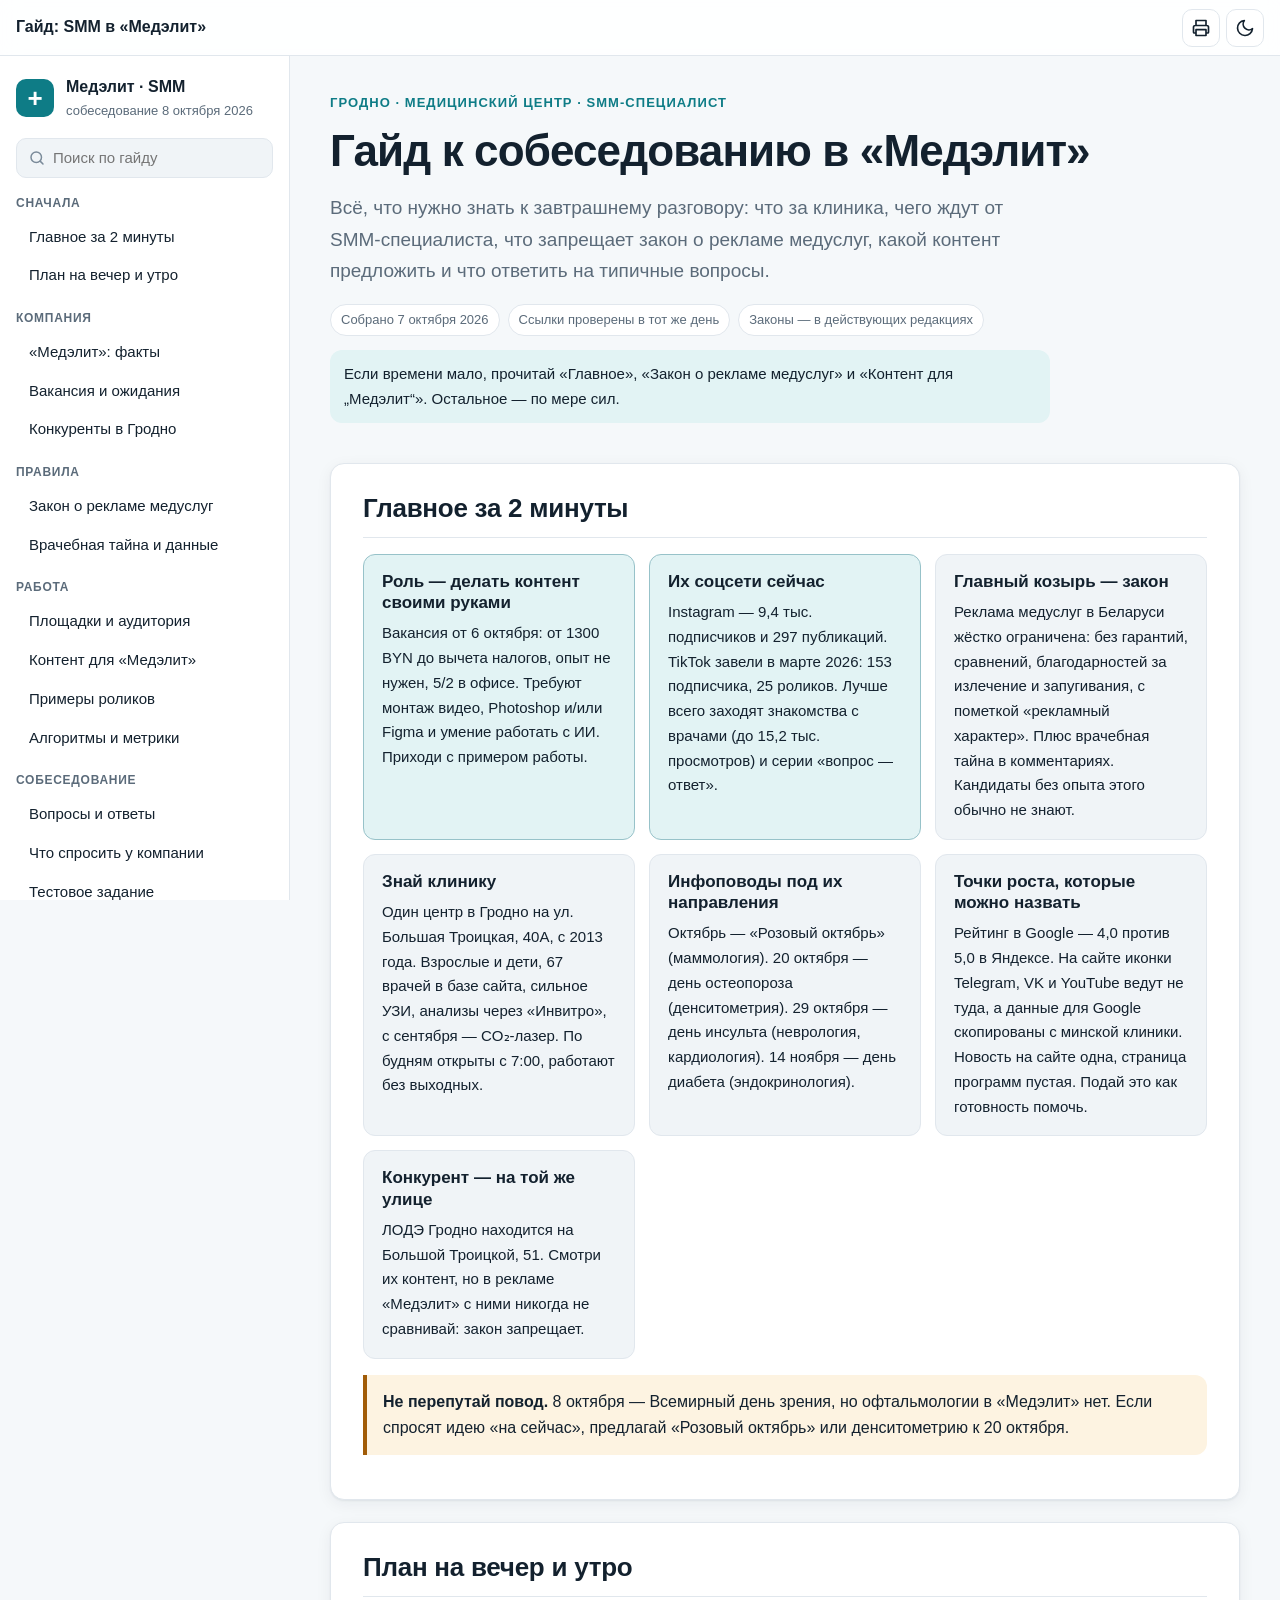
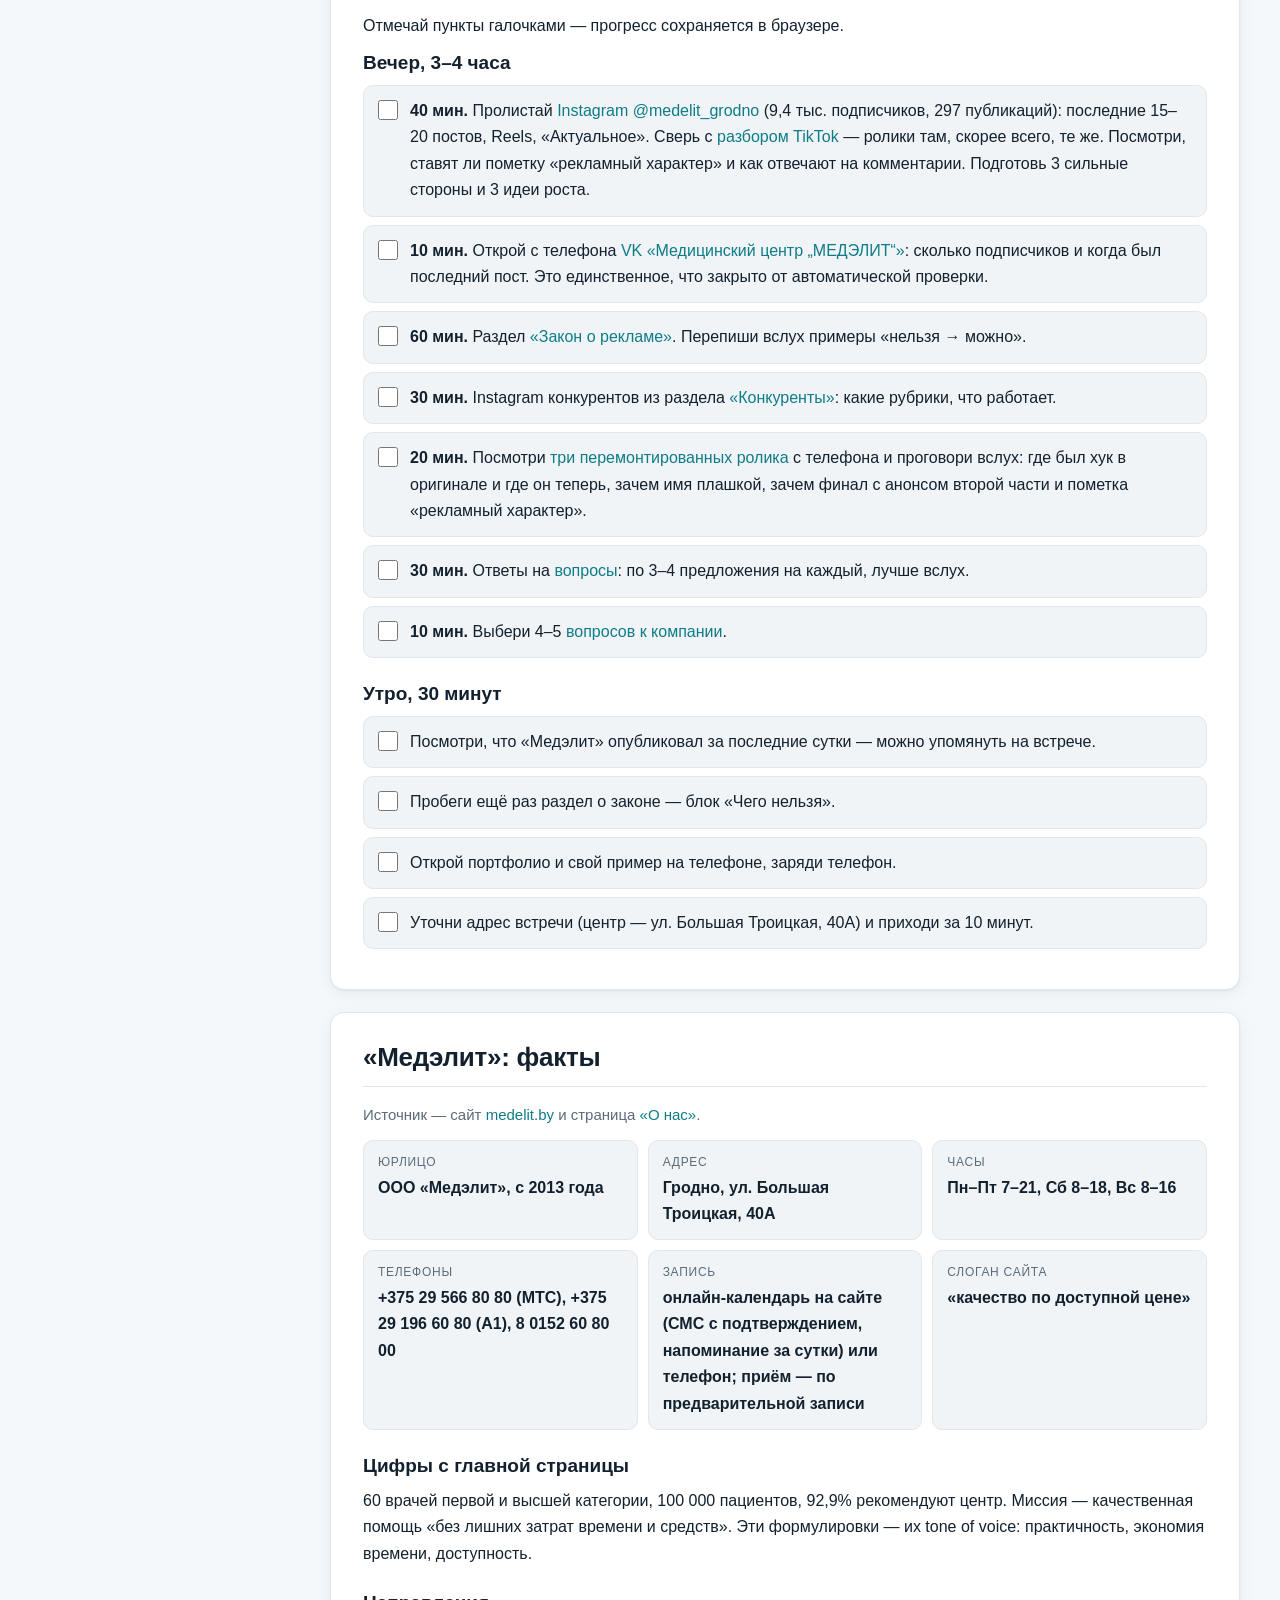
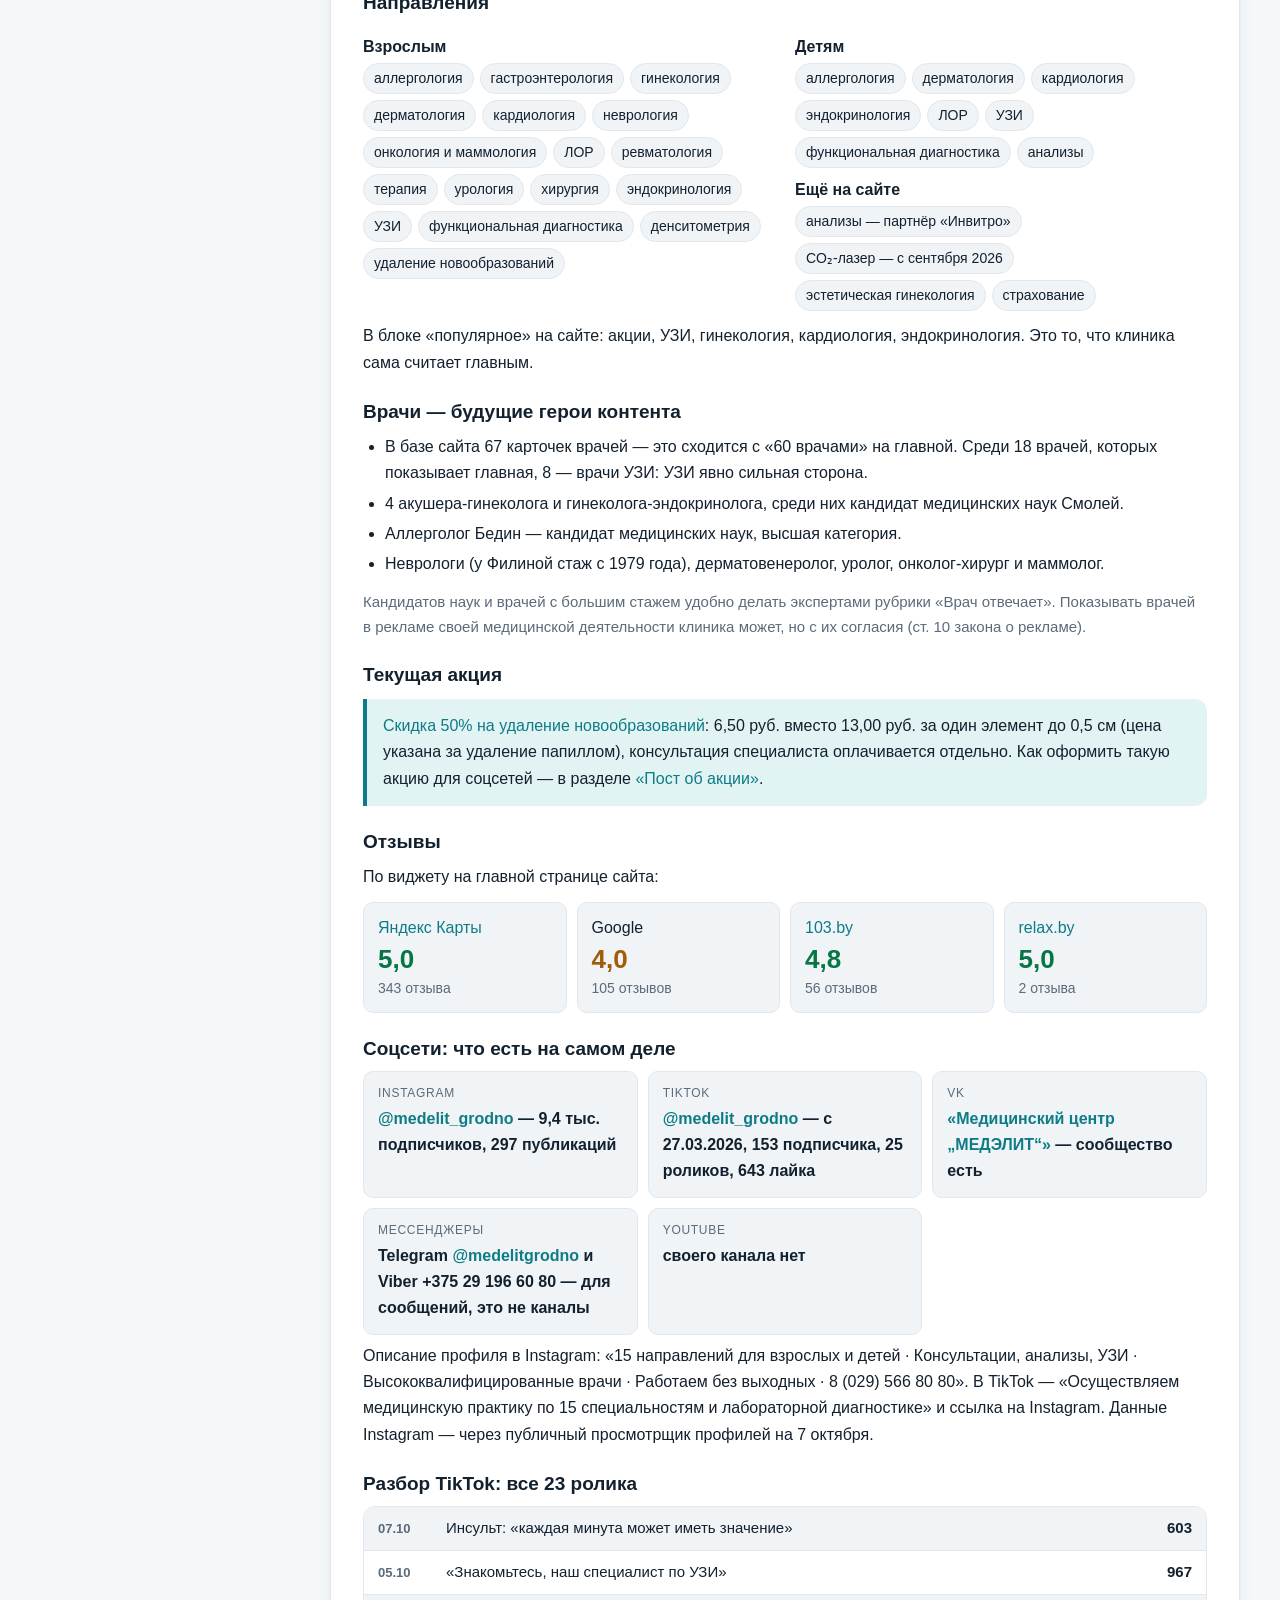
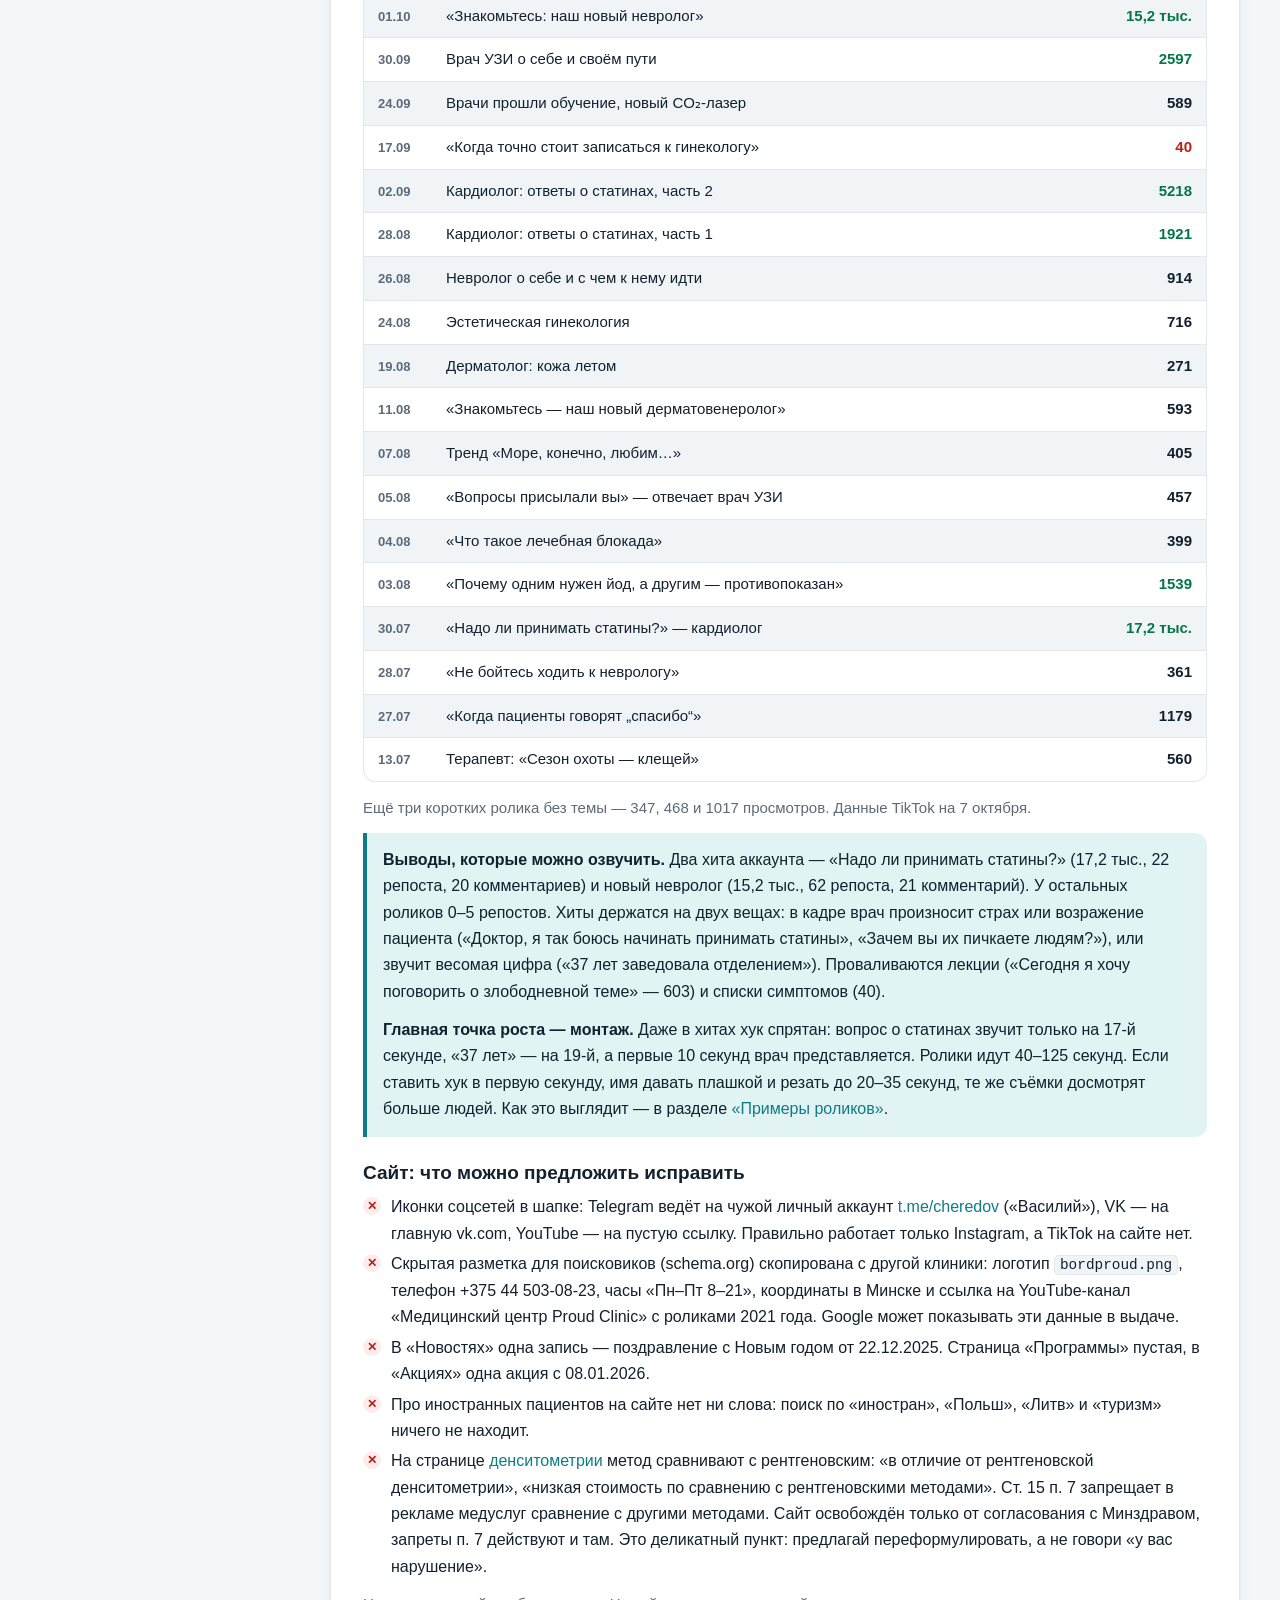
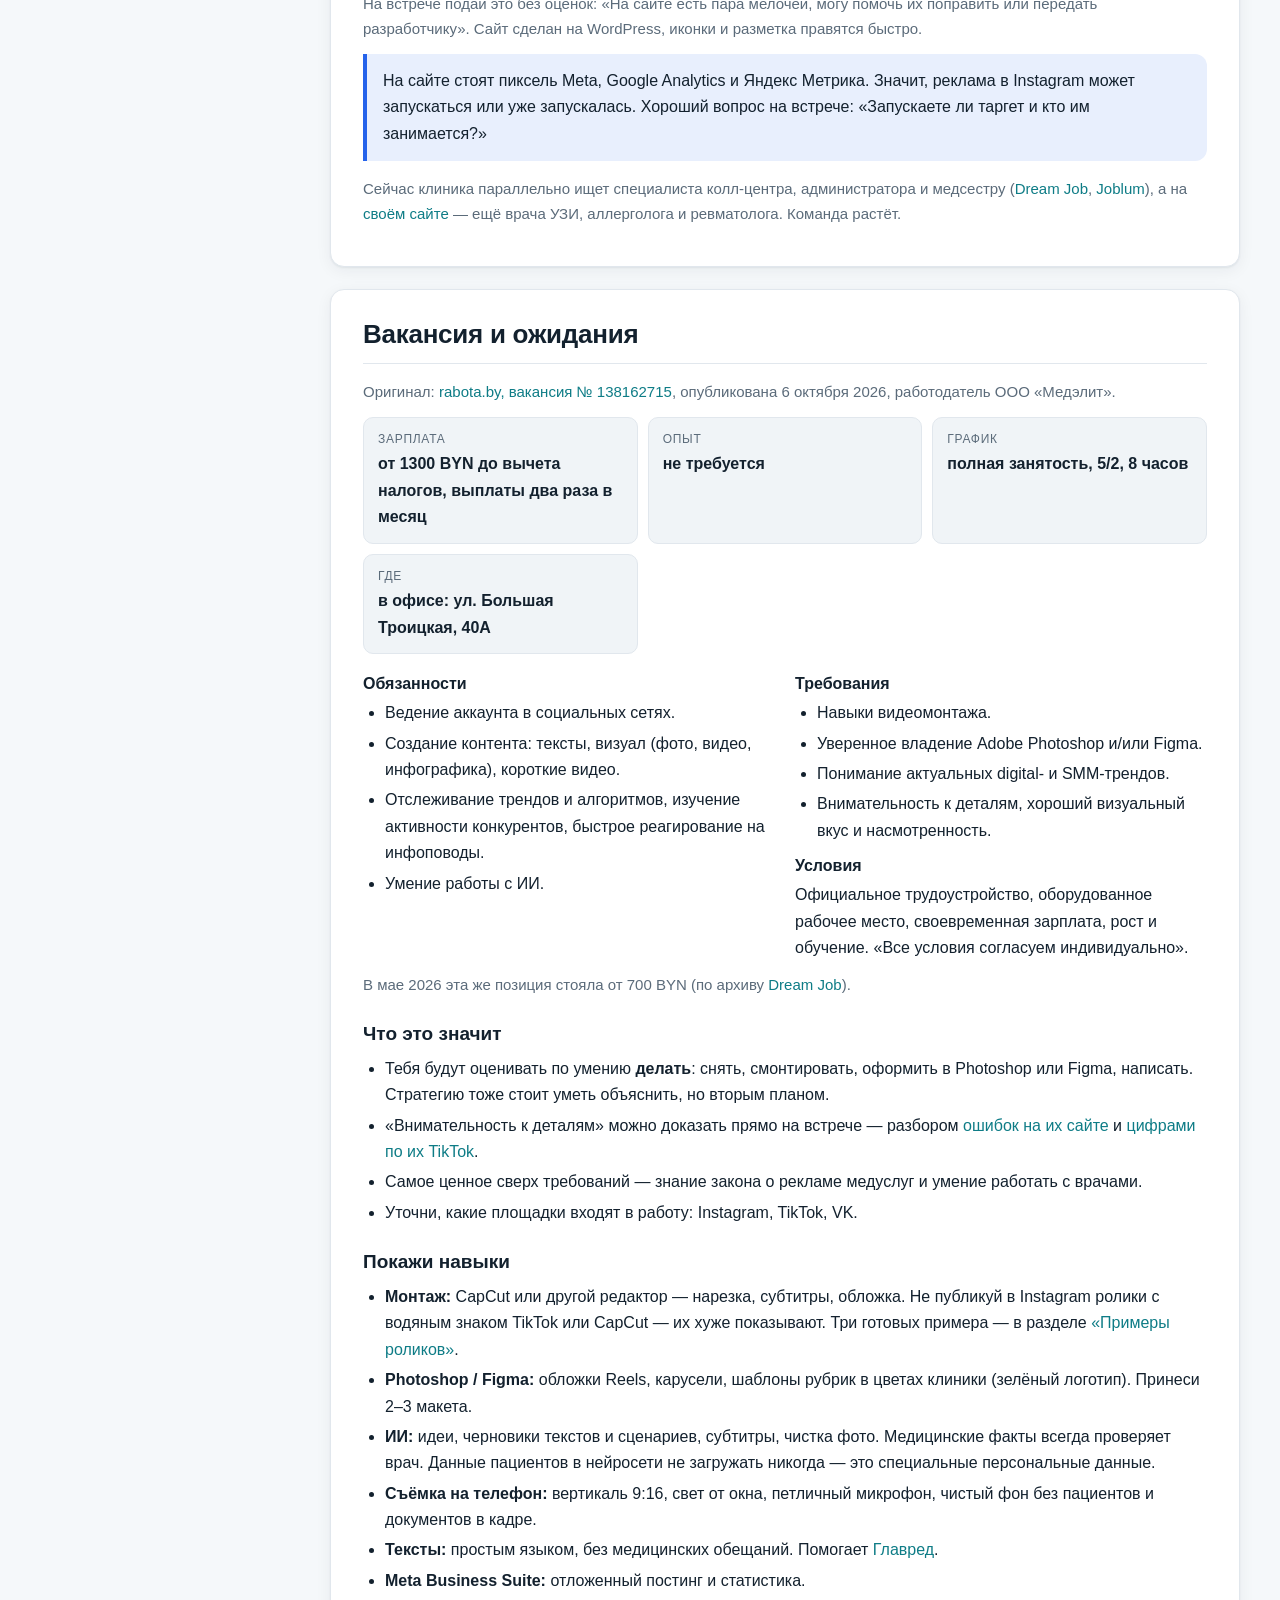
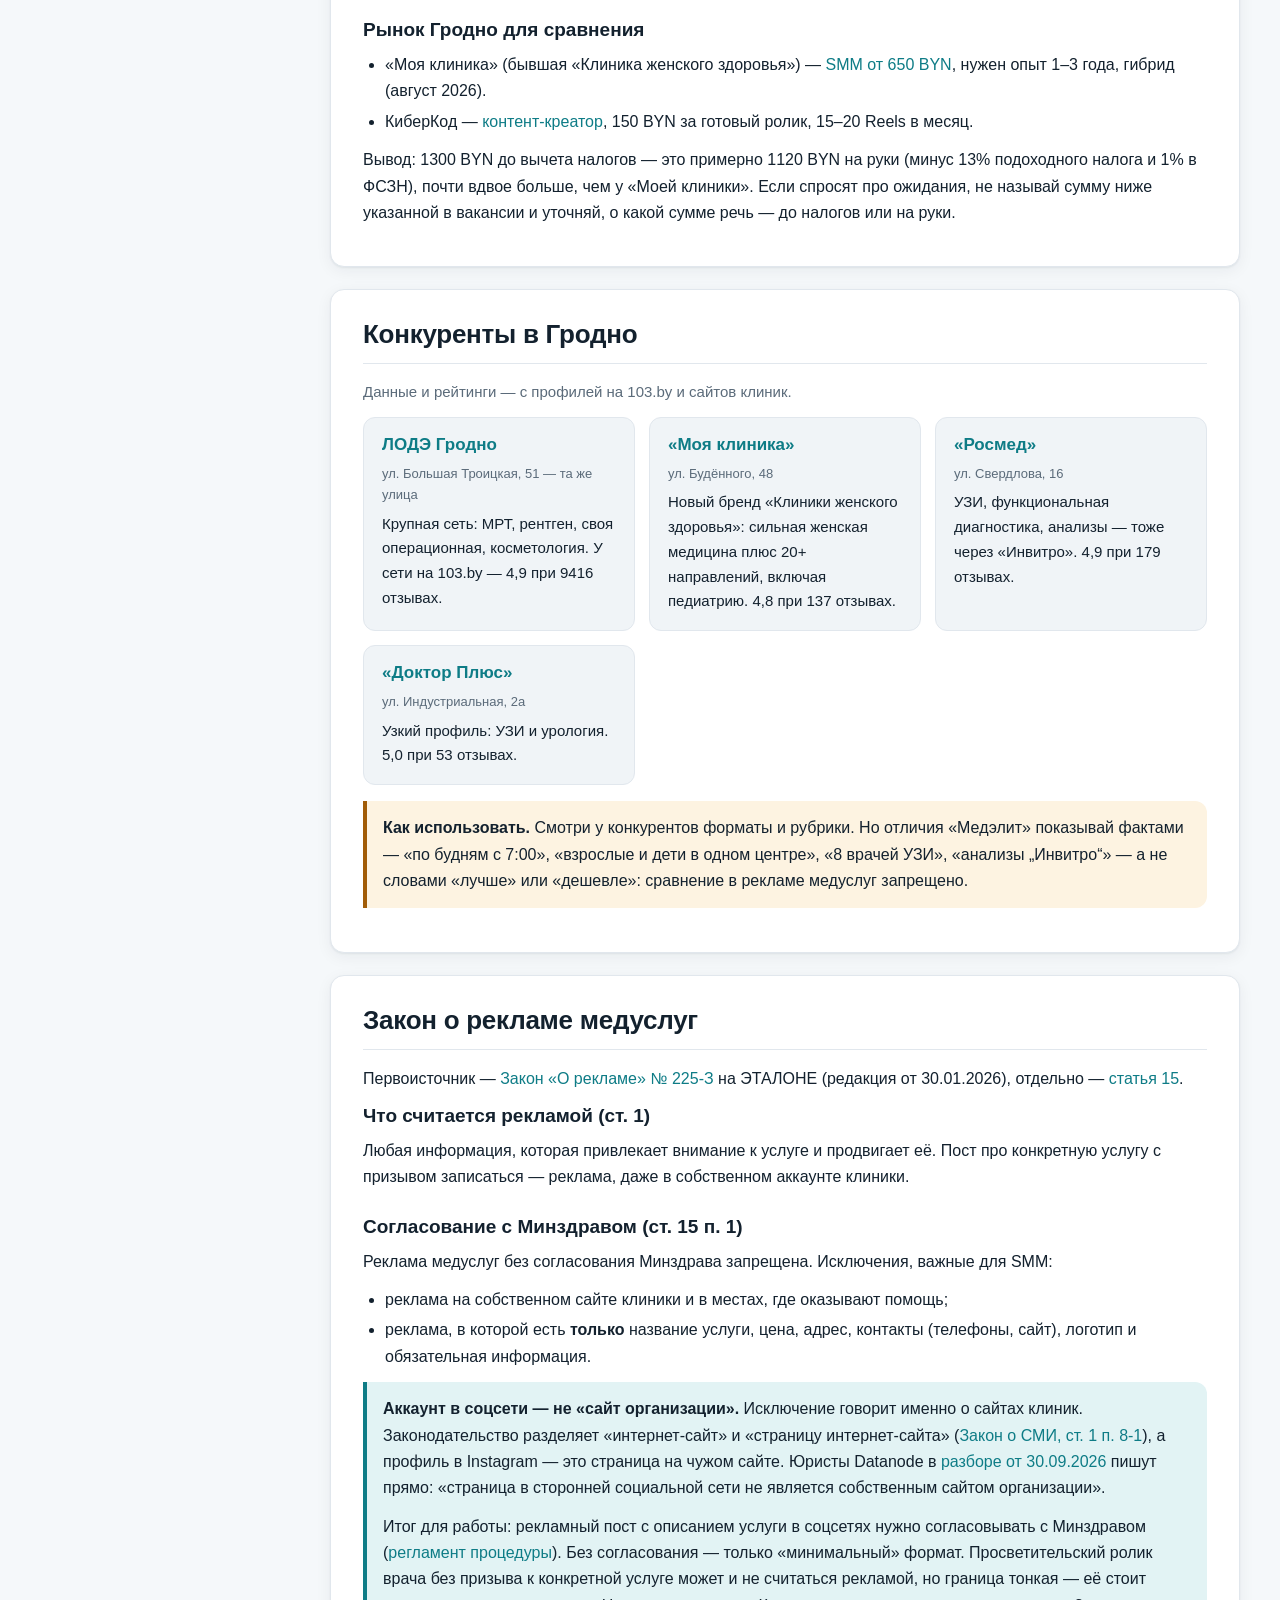
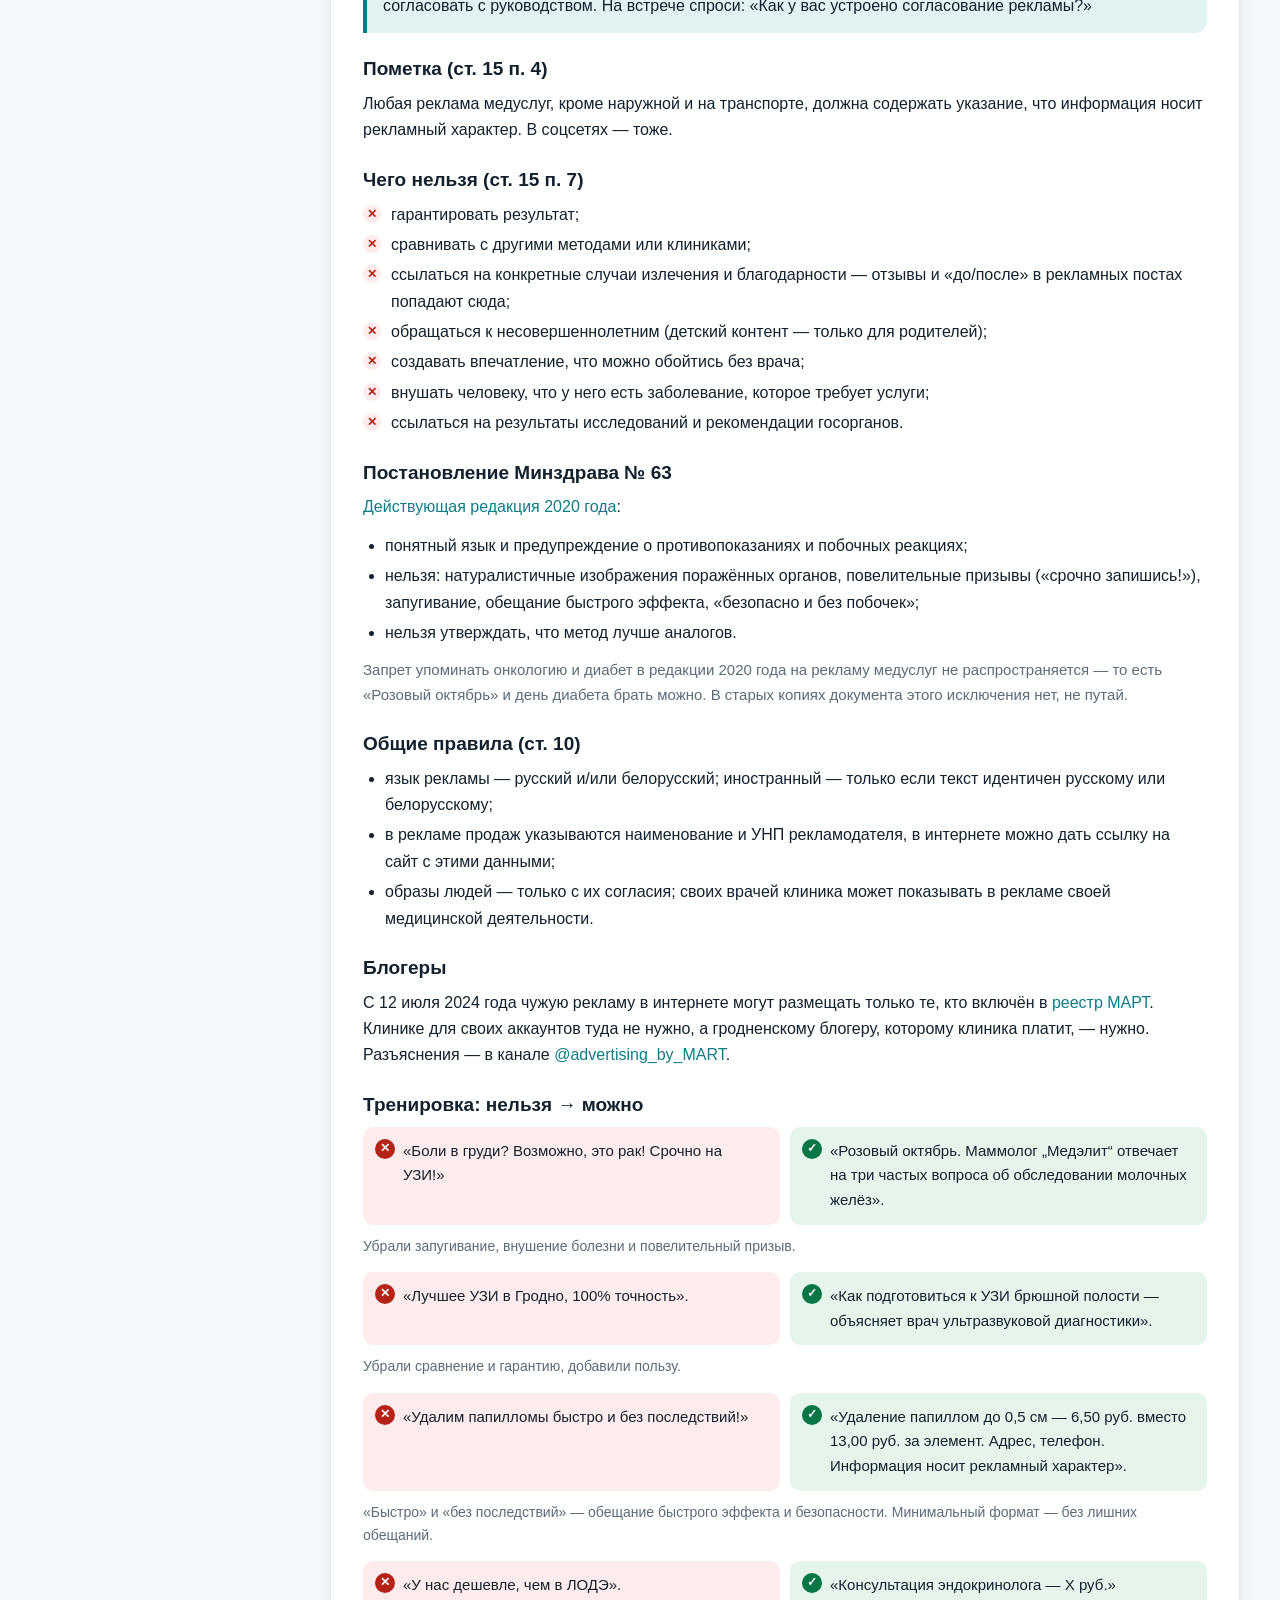
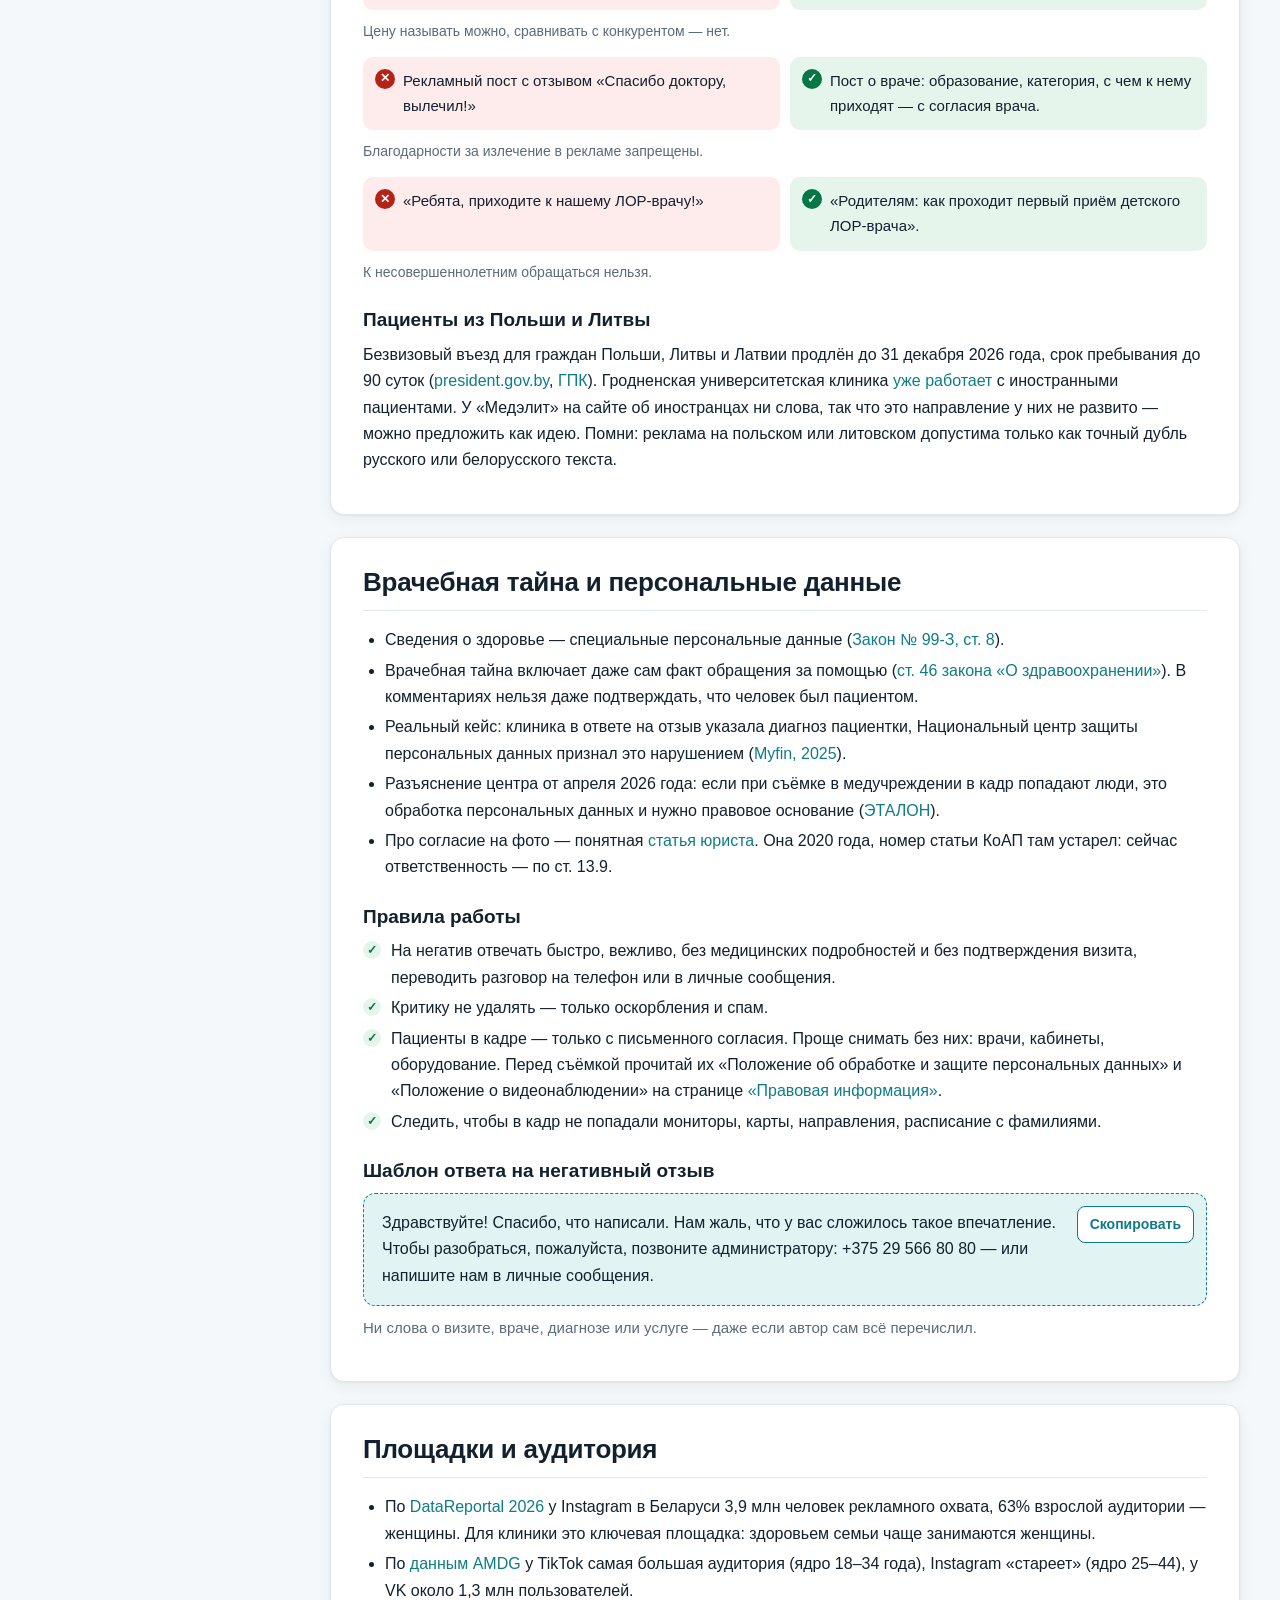
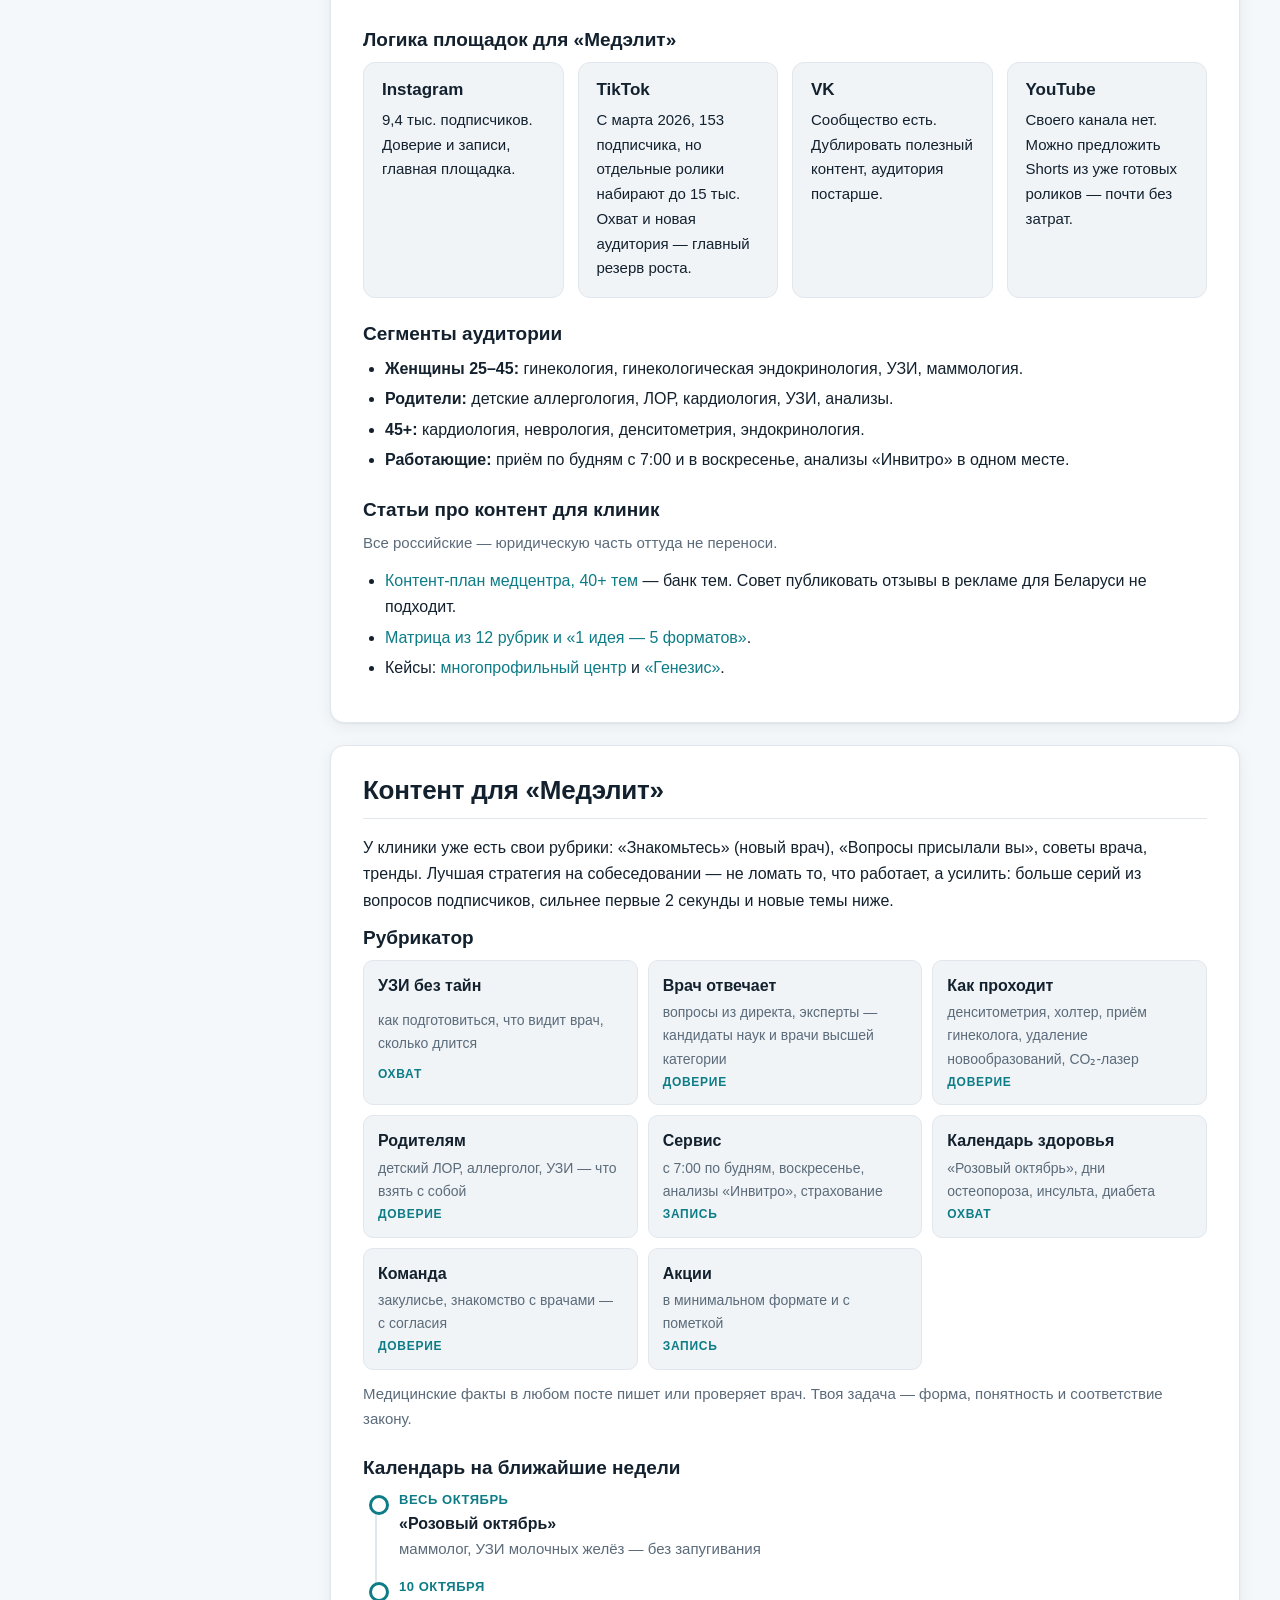
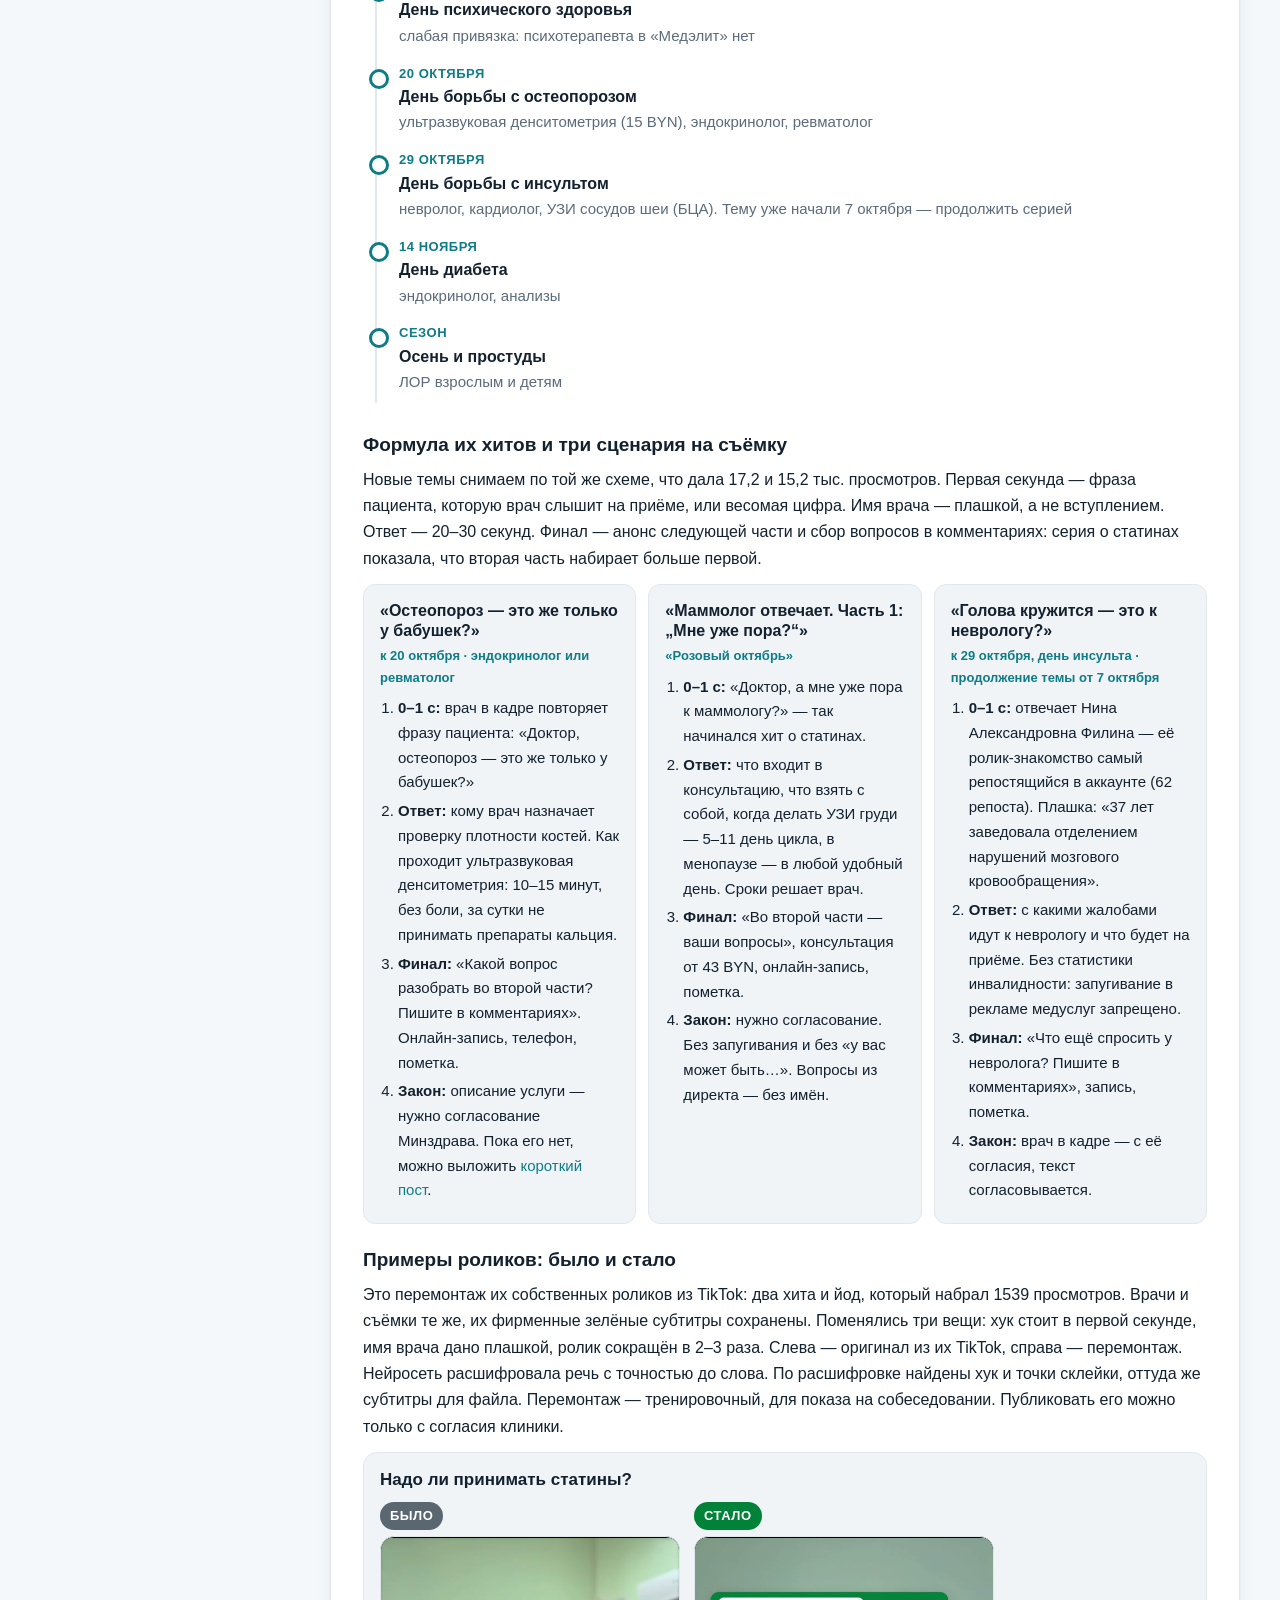
<file: index.html>
<!doctype html>
<html lang="ru">
<head>
  <meta charset="utf-8">
  <meta name="viewport" content="width=device-width, initial-scale=1">
  <title>SMM в «Медэлит»: гайд к собеседованию</title>
  <meta name="description" content="Подготовка к собеседованию на SMM-специалиста медицинского центра «Медэлит» (Гродно): клиника, конкуренты, закон о рекламе медуслуг, контент, вопросы и ответы.">
  <meta name="robots" content="noindex, nofollow">
  <meta name="theme-color" content="#0e7c86">
  <link rel="icon" href="data:image/svg+xml,%3Csvg xmlns='http://www.w3.org/2000/svg' viewBox='0 0 32 32'%3E%3Crect width='32' height='32' rx='8' fill='%230e7c86'/%3E%3Cpath d='M13 7h6v6h6v6h-6v6h-6v-6H7v-6h6z' fill='white'/%3E%3C/svg%3E">
  <script>
    (function () {
      var t = localStorage.getItem('theme');
      if (!t) t = matchMedia('(prefers-color-scheme: dark)').matches ? 'dark' : 'light';
      document.documentElement.dataset.theme = t;
    })();
  </script>
  <link rel="stylesheet" href="assets/style.css">
</head>
<body>
  <div class="progress" aria-hidden="true"><span id="progress-bar"></span></div>

  <header class="topbar">
    <button class="icon-btn menu-btn" id="menu-btn" aria-label="Открыть содержание" aria-controls="sidebar" aria-expanded="false">
      <svg viewBox="0 0 24 24" width="22" height="22"><path d="M3 6h18M3 12h18M3 18h18" stroke="currentColor" stroke-width="2" stroke-linecap="round"/></svg>
    </button>
    <a class="topbar-title" href="#top">Гайд: SMM в «Медэлит»</a>
    <div class="topbar-actions">
      <button class="icon-btn" id="print-btn" aria-label="Распечатать или сохранить в PDF" title="Печать / PDF">
        <svg viewBox="0 0 24 24" width="20" height="20"><path d="M6 9V3h12v6M6 18H4a1 1 0 0 1-1-1v-6a2 2 0 0 1 2-2h14a2 2 0 0 1 2 2v6a1 1 0 0 1-1 1h-2M6 14h12v7H6z" fill="none" stroke="currentColor" stroke-width="2" stroke-linejoin="round"/></svg>
      </button>
      <button class="icon-btn" id="theme-btn" aria-label="Переключить тему" title="Светлая / тёмная тема">
        <svg class="sun" viewBox="0 0 24 24" width="20" height="20"><circle cx="12" cy="12" r="4" fill="none" stroke="currentColor" stroke-width="2"/><path d="M12 2v2M12 20v2M4.9 4.9l1.4 1.4M17.7 17.7l1.4 1.4M2 12h2M20 12h2M4.9 19.1l1.4-1.4M17.7 6.3l1.4-1.4" stroke="currentColor" stroke-width="2" stroke-linecap="round"/></svg>
        <svg class="moon" viewBox="0 0 24 24" width="20" height="20"><path d="M21 12.8A9 9 0 1 1 11.2 3a7 7 0 0 0 9.8 9.8z" fill="none" stroke="currentColor" stroke-width="2" stroke-linejoin="round"/></svg>
      </button>
    </div>
  </header>

  <div class="overlay" id="overlay" hidden></div>

  <aside class="sidebar" id="sidebar" aria-label="Содержание">
    <div class="sidebar-inner">
      <a class="brand" href="#top">
        <span class="brand-mark" aria-hidden="true">+</span>
        <span><strong>Медэлит · SMM</strong><small>собеседование 8 октября 2026</small></span>
      </a>

      <div class="search">
        <input id="search" type="search" placeholder="Поиск по гайду" autocomplete="off" aria-label="Поиск по гайду">
        <div class="search-results" id="search-results" hidden></div>
      </div>

      <nav class="toc" id="toc">
        <p class="toc-group">Сначала</p>
        <a href="#glavnoe">Главное за 2 минуты</a>
        <a href="#plan">План на вечер и утро</a>
        <p class="toc-group">Компания</p>
        <a href="#medelit">«Медэлит»: факты</a>
        <a href="#vakansiya">Вакансия и ожидания</a>
        <a href="#konkurenty">Конкуренты в Гродно</a>
        <p class="toc-group">Правила</p>
        <a href="#zakon">Закон о рекламе медуслуг</a>
        <a href="#dannye">Врачебная тайна и данные</a>
        <p class="toc-group">Работа</p>
        <a href="#ploshchadki">Площадки и аудитория</a>
        <a href="#kontent">Контент для «Медэлит»</a>
        <a href="#roliki">Примеры роликов</a>
        <a href="#algoritmy">Алгоритмы и метрики</a>
        <p class="toc-group">Собеседование</p>
        <a href="#voprosy">Вопросы и ответы</a>
        <a href="#sprosit">Что спросить у компании</a>
        <a href="#testovoe">Тестовое задание</a>
        <p class="toc-group">Справка</p>
        <a href="#provereno">Открытые вопросы — закрыты</a>
        <a href="#istochniki">Все источники</a>
      </nav>

      <div class="sidebar-progress">
        <span>Чек-лист подготовки</span>
        <strong id="checklist-total">0 из 0</strong>
        <div class="meter"><span id="checklist-meter"></span></div>
      </div>
    </div>
  </aside>

  <main class="content" id="content">

    <section class="hero" id="top">
      <p class="eyebrow">Гродно · медицинский центр · SMM-специалист</p>
      <h1>Гайд к собеседованию в&nbsp;«Медэлит»</h1>
      <p class="lead">Всё, что нужно знать к завтрашнему разговору: что за клиника, чего ждут от SMM-специалиста, что запрещает закон о рекламе медуслуг, какой контент предложить и что ответить на типичные вопросы.</p>
      <div class="hero-meta">
        <span class="chip">Собрано 7 октября 2026</span>
        <span class="chip">Ссылки проверены в тот же день</span>
        <span class="chip">Законы — в действующих редакциях</span>
      </div>
      <p class="hint">Если времени мало, прочитай «Главное», «Закон о рекламе медуслуг» и «Контент для „Медэлит“». Остальное — по мере сил.</p>
    </section>

    <!-- ============ ГЛАВНОЕ ============ -->
    <section id="glavnoe" class="section">
      <h2>Главное за 2 минуты</h2>
      <div class="cards">
        <article class="card accent">
          <h3>Роль — делать контент своими руками</h3>
          <p>Вакансия от 6 октября: от 1300 BYN до вычета налогов, опыт не нужен, 5/2 в офисе. Требуют монтаж видео, Photoshop и/или Figma и умение работать с ИИ. Приходи с примером работы.</p>
        </article>
        <article class="card accent">
          <h3>Их соцсети сейчас</h3>
          <p>Instagram — 9,4 тыс. подписчиков и 297 публикаций. TikTok завели в марте 2026: 153 подписчика, 25 роликов. Лучше всего заходят знакомства с врачами (до 15,2 тыс. просмотров) и серии «вопрос — ответ».</p>
        </article>
        <article class="card">
          <h3>Главный козырь — закон</h3>
          <p>Реклама медуслуг в Беларуси жёстко ограничена: без гарантий, сравнений, благодарностей за излечение и запугивания, с пометкой «рекламный характер». Плюс врачебная тайна в комментариях. Кандидаты без опыта этого обычно не знают.</p>
        </article>
        <article class="card">
          <h3>Знай клинику</h3>
          <p>Один центр в Гродно на ул. Большая Троицкая, 40А, с 2013 года. Взрослые и дети, 67 врачей в базе сайта, сильное УЗИ, анализы через «Инвитро», с сентября — CO₂-лазер. По будням открыты с 7:00, работают без выходных.</p>
        </article>
        <article class="card">
          <h3>Инфоповоды под их направления</h3>
          <p>Октябрь — «Розовый октябрь» (маммология). 20 октября — день остеопороза (денситометрия). 29 октября — день инсульта (неврология, кардиология). 14 ноября — день диабета (эндокринология).</p>
        </article>
        <article class="card">
          <h3>Точки роста, которые можно назвать</h3>
          <p>Рейтинг в Google — 4,0 против 5,0 в Яндексе. На сайте иконки Telegram, VK и YouTube ведут не туда, а данные для Google скопированы с минской клиники. Новость на сайте одна, страница программ пустая. Подай это как готовность помочь.</p>
        </article>
        <article class="card">
          <h3>Конкурент — на той же улице</h3>
          <p>ЛОДЭ Гродно находится на Большой Троицкой, 51. Смотри их контент, но в рекламе «Медэлит» с ними никогда не сравнивай: закон запрещает.</p>
        </article>
      </div>
      <div class="callout warn">
        <strong>Не перепутай повод.</strong> 8 октября — Всемирный день зрения, но офтальмологии в «Медэлит» нет. Если спросят идею «на сейчас», предлагай «Розовый октябрь» или денситометрию к 20 октября.
      </div>
    </section>

    <!-- ============ ПЛАН ============ -->
    <section id="plan" class="section">
      <h2>План на вечер и утро</h2>
      <p>Отмечай пункты галочками — прогресс сохраняется в браузере.</p>

      <h3>Вечер, 3–4 часа</h3>
      <ul class="checklist" data-list="evening">
        <li><label><input type="checkbox" data-id="ev-ig"><span><b>40 мин.</b> Пролистай <a href="https://www.instagram.com/medelit_grodno/" target="_blank" rel="noopener">Instagram @medelit_grodno</a> (9,4 тыс. подписчиков, 297 публикаций): последние 15–20 постов, Reels, «Актуальное». Сверь с <a href="#socseti">разбором TikTok</a> — ролики там, скорее всего, те же. Посмотри, ставят ли пометку «рекламный характер» и как отвечают на комментарии. Подготовь 3 сильные стороны и 3 идеи роста.</span></label></li>
        <li><label><input type="checkbox" data-id="ev-other"><span><b>10 мин.</b> Открой с телефона <a href="https://vk.com/medelitgrodno" target="_blank" rel="noopener">VK «Медицинский центр „МЕДЭЛИТ“»</a>: сколько подписчиков и когда был последний пост. Это единственное, что закрыто от автоматической проверки.</span></label></li>
        <li><label><input type="checkbox" data-id="ev-law"><span><b>60 мин.</b> Раздел <a href="#zakon">«Закон о рекламе»</a>. Перепиши вслух примеры «нельзя → можно».</span></label></li>
        <li><label><input type="checkbox" data-id="ev-comp"><span><b>30 мин.</b> Instagram конкурентов из раздела <a href="#konkurenty">«Конкуренты»</a>: какие рубрики, что работает.</span></label></li>
        <li><label><input type="checkbox" data-id="ev-sample"><span><b>20 мин.</b> Посмотри <a href="#roliki">три перемонтированных ролика</a> с телефона и проговори вслух: где был хук в оригинале и где он теперь, зачем имя плашкой, зачем финал с анонсом второй части и пометка «рекламный характер».</span></label></li>
        <li><label><input type="checkbox" data-id="ev-answers"><span><b>30 мин.</b> Ответы на <a href="#voprosy">вопросы</a>: по 3–4 предложения на каждый, лучше вслух.</span></label></li>
        <li><label><input type="checkbox" data-id="ev-ask"><span><b>10 мин.</b> Выбери 4–5 <a href="#sprosit">вопросов к компании</a>.</span></label></li>
      </ul>

      <h3>Утро, 30 минут</h3>
      <ul class="checklist" data-list="morning">
        <li><label><input type="checkbox" data-id="mo-fresh"><span>Посмотри, что «Медэлит» опубликовал за последние сутки — можно упомянуть на встрече.</span></label></li>
        <li><label><input type="checkbox" data-id="mo-law"><span>Пробеги ещё раз раздел о законе — блок «Чего нельзя».</span></label></li>
        <li><label><input type="checkbox" data-id="mo-phone"><span>Открой портфолио и свой пример на телефоне, заряди телефон.</span></label></li>
        <li><label><input type="checkbox" data-id="mo-addr"><span>Уточни адрес встречи (центр — ул. Большая Троицкая, 40А) и приходи за 10 минут.</span></label></li>
      </ul>
    </section>

    <!-- ============ МЕДЭЛИТ ============ -->
    <section id="medelit" class="section">
      <h2>«Медэлит»: факты</h2>
      <p class="source-line">Источник — сайт <a href="https://medelit.by/" target="_blank" rel="noopener">medelit.by</a> и страница <a href="https://medelit.by/o-nas" target="_blank" rel="noopener">«О нас»</a>.</p>

      <div class="facts">
        <div class="fact"><span>Юрлицо</span><b>ООО «Медэлит», с 2013 года</b></div>
        <div class="fact"><span>Адрес</span><b>Гродно, ул. Большая Троицкая, 40А</b></div>
        <div class="fact"><span>Часы</span><b>Пн–Пт 7–21, Сб 8–18, Вс 8–16</b></div>
        <div class="fact"><span>Телефоны</span><b>+375 29 566 80 80 (МТС), +375 29 196 60 80 (А1), 8 0152 60 80 00</b></div>
        <div class="fact"><span>Запись</span><b>онлайн-календарь на сайте (СМС с подтверждением, напоминание за сутки) или телефон; приём — по предварительной записи</b></div>
        <div class="fact"><span>Слоган сайта</span><b>«качество по доступной цене»</b></div>
      </div>

      <h3>Цифры с главной страницы</h3>
      <p>60 врачей первой и высшей категории, 100 000 пациентов, 92,9% рекомендуют центр. Миссия — качественная помощь «без лишних затрат времени и средств». Эти формулировки — их tone of voice: практичность, экономия времени, доступность.</p>

      <h3>Направления</h3>
      <div class="two-col">
        <div>
          <h4>Взрослым</h4>
          <p class="tags"><span>аллергология</span><span>гастроэнтерология</span><span>гинекология</span><span>дерматология</span><span>кардиология</span><span>неврология</span><span>онкология и маммология</span><span>ЛОР</span><span>ревматология</span><span>терапия</span><span>урология</span><span>хирургия</span><span>эндокринология</span><span>УЗИ</span><span>функциональная диагностика</span><span>денситометрия</span><span>удаление новообразований</span></p>
        </div>
        <div>
          <h4>Детям</h4>
          <p class="tags"><span>аллергология</span><span>дерматология</span><span>кардиология</span><span>эндокринология</span><span>ЛОР</span><span>УЗИ</span><span>функциональная диагностика</span><span>анализы</span></p>
          <h4>Ещё на сайте</h4>
          <p class="tags"><span>анализы — партнёр «Инвитро»</span><span>CO₂-лазер — с сентября 2026</span><span>эстетическая гинекология</span><span>страхование</span></p>
        </div>
      </div>
      <p>В блоке «популярное» на сайте: акции, УЗИ, гинекология, кардиология, эндокринология. Это то, что клиника сама считает главным.</p>

      <h3>Врачи — будущие герои контента</h3>
      <ul>
        <li>В базе сайта 67 карточек врачей — это сходится с «60 врачами» на главной. Среди 18 врачей, которых показывает главная, 8 — врачи УЗИ: УЗИ явно сильная сторона.</li>
        <li>4 акушера-гинеколога и гинеколога-эндокринолога, среди них кандидат медицинских наук Смолей.</li>
        <li>Аллерголог Бедин — кандидат медицинских наук, высшая категория.</li>
        <li>Неврологи (у Филиной стаж с 1979 года), дерматовенеролог, уролог, онколог-хирург и маммолог.</li>
      </ul>
      <p class="muted">Кандидатов наук и врачей с большим стажем удобно делать экспертами рубрики «Врач отвечает». Показывать врачей в рекламе своей медицинской деятельности клиника может, но с их согласия (ст. 10 закона о рекламе).</p>

      <h3>Текущая акция</h3>
      <div class="callout">
        <a href="https://medelit.by/promotions/skidka-50-na-udalenie-novoobrazovanij-v-medelit" target="_blank" rel="noopener">Скидка 50% на удаление новообразований</a>: 6,50 руб. вместо 13,00 руб. за один элемент до 0,5 см (цена указана за удаление папиллом), консультация специалиста оплачивается отдельно. Как оформить такую акцию для соцсетей — в разделе <a href="#akciya-post">«Пост об акции»</a>.
      </div>

      <h3>Отзывы</h3>
      <p>По виджету на главной странице сайта:</p>
      <ul class="ratings">
        <li><a href="https://yandex.by/maps/-/CHHcECOq" target="_blank" rel="noopener">Яндекс Карты</a> <b>5,0</b> <span>343 отзыва</span></li>
        <li><span class="r-name">Google</span> <b class="low">4,0</b> <span>105 отзывов</span></li>
        <li><a href="https://medelit.103.by/otzyvy/" target="_blank" rel="noopener">103.by</a> <b>4,8</b> <span>56 отзывов</span></li>
        <li><a href="https://medelit.relax.by/" target="_blank" rel="noopener">relax.by</a> <b>5,0</b> <span>2 отзыва</span></li>
      </ul>

      <h3 id="socseti">Соцсети: что есть на самом деле</h3>
      <div class="facts">
        <div class="fact"><span>Instagram</span><b><a href="https://www.instagram.com/medelit_grodno/" target="_blank" rel="noopener">@medelit_grodno</a> — 9,4 тыс. подписчиков, 297 публикаций</b></div>
        <div class="fact"><span>TikTok</span><b><a href="https://www.tiktok.com/@medelit_grodno" target="_blank" rel="noopener">@medelit_grodno</a> — с 27.03.2026, 153 подписчика, 25 роликов, 643 лайка</b></div>
        <div class="fact"><span>VK</span><b><a href="https://vk.com/medelitgrodno" target="_blank" rel="noopener">«Медицинский центр „МЕДЭЛИТ“»</a> — сообщество есть</b></div>
        <div class="fact"><span>Мессенджеры</span><b>Telegram <a href="https://t.me/medelitgrodno" target="_blank" rel="noopener">@medelitgrodno</a> и Viber +375 29 196 60 80 — для сообщений, это не каналы</b></div>
        <div class="fact"><span>YouTube</span><b>своего канала нет</b></div>
      </div>
      <p>Описание профиля в Instagram: «15 направлений для взрослых и детей · Консультации, анализы, УЗИ · Высококвалифицированные врачи · Работаем без выходных · 8 (029) 566 80 80». В TikTok — «Осуществляем медицинскую практику по 15 специальностям и лабораторной диагностике» и ссылка на Instagram. Данные Instagram — через публичный просмотрщик профилей на 7 октября.</p>

      <h3>Разбор TikTok: все 23 ролика</h3>
      <ul class="videos">
        <li><time>07.10</time><span>Инсульт: «каждая минута может иметь значение»</span><b>603</b></li>
        <li><time>05.10</time><span>«Знакомьтесь, наш специалист по УЗИ»</span><b>967</b></li>
        <li><time>01.10</time><span>«Знакомьтесь: наш новый невролог»</span><b class="top">15,2 тыс.</b></li>
        <li><time>30.09</time><span>Врач УЗИ о себе и своём пути</span><b class="top">2597</b></li>
        <li><time>24.09</time><span>Врачи прошли обучение, новый CO₂-лазер</span><b>589</b></li>
        <li><time>17.09</time><span>«Когда точно стоит записаться к гинекологу»</span><b class="low">40</b></li>
        <li><time>02.09</time><span>Кардиолог: ответы о статинах, часть 2</span><b class="top">5218</b></li>
        <li><time>28.08</time><span>Кардиолог: ответы о статинах, часть 1</span><b class="top">1921</b></li>
        <li><time>26.08</time><span>Невролог о себе и с чем к нему идти</span><b>914</b></li>
        <li><time>24.08</time><span>Эстетическая гинекология</span><b>716</b></li>
        <li><time>19.08</time><span>Дерматолог: кожа летом</span><b>271</b></li>
        <li><time>11.08</time><span>«Знакомьтесь — наш новый дерматовенеролог»</span><b>593</b></li>
        <li><time>07.08</time><span>Тренд «Море, конечно, любим…»</span><b>405</b></li>
        <li><time>05.08</time><span>«Вопросы присылали вы» — отвечает врач УЗИ</span><b>457</b></li>
        <li><time>04.08</time><span>«Что такое лечебная блокада»</span><b>399</b></li>
        <li><time>03.08</time><span>«Почему одним нужен йод, а другим — противопоказан»</span><b class="top">1539</b></li>
        <li><time>30.07</time><span>«Надо ли принимать статины?» — кардиолог</span><b class="top">17,2 тыс.</b></li>
        <li><time>28.07</time><span>«Не бойтесь ходить к неврологу»</span><b>361</b></li>
        <li><time>27.07</time><span>«Когда пациенты говорят „спасибо“»</span><b>1179</b></li>
        <li><time>13.07</time><span>Терапевт: «Сезон охоты — клещей»</span><b>560</b></li>
      </ul>
      <p class="muted">Ещё три коротких ролика без темы — 347, 468 и 1017 просмотров. Данные TikTok на 7 октября.</p>
      <div class="callout accent">
        <p><b>Выводы, которые можно озвучить.</b> Два хита аккаунта — «Надо ли принимать статины?» (17,2 тыс., 22 репоста, 20 комментариев) и новый невролог (15,2 тыс., 62 репоста, 21 комментарий). У остальных роликов 0–5 репостов. Хиты держатся на двух вещах: в кадре врач произносит страх или возражение пациента («Доктор, я так боюсь начинать принимать статины», «Зачем вы их пичкаете людям?»), или звучит весомая цифра («37 лет заведовала отделением»). Проваливаются лекции («Сегодня я хочу поговорить о злободневной теме» — 603) и списки симптомов (40).</p>
        <p><b>Главная точка роста — монтаж.</b> Даже в хитах хук спрятан: вопрос о статинах звучит только на 17-й секунде, «37 лет» — на 19-й, а первые 10 секунд врач представляется. Ролики идут 40–125 секунд. Если ставить хук в первую секунду, имя давать плашкой и резать до 20–35 секунд, те же съёмки досмотрят больше людей. Как это выглядит — в разделе <a href="#roliki">«Примеры роликов»</a>.</p>
      </div>

      <h3 id="sait">Сайт: что можно предложить исправить</h3>
      <ul class="cross">
        <li>Иконки соцсетей в шапке: Telegram ведёт на чужой личный аккаунт <a href="https://t.me/cheredov" target="_blank" rel="noopener">t.me/cheredov</a> («Василий»), VK — на главную vk.com, YouTube — на пустую ссылку. Правильно работает только Instagram, а TikTok на сайте нет.</li>
        <li>Скрытая разметка для поисковиков (schema.org) скопирована с другой клиники: логотип <code>bordproud.png</code>, телефон +375 44 503-08-23, часы «Пн–Пт 8–21», координаты в Минске и ссылка на YouTube-канал «Медицинский центр Proud Clinic» с роликами 2021 года. Google может показывать эти данные в выдаче.</li>
        <li>В «Новостях» одна запись — поздравление с Новым годом от 22.12.2025. Страница «Программы» пустая, в «Акциях» одна акция с 08.01.2026.</li>
        <li>Про иностранных пациентов на сайте нет ни слова: поиск по «иностран», «Польш», «Литв» и «туризм» ничего не находит.</li>
        <li>На странице <a href="https://medelit.by/diagnostika/densitometriya" target="_blank" rel="noopener">денситометрии</a> метод сравнивают с рентгеновским: «в отличие от рентгеновской денситометрии», «низкая стоимость по сравнению с рентгеновскими методами». Ст. 15 п. 7 запрещает в рекламе медуслуг сравнение с другими методами. Сайт освобождён только от согласования с Минздравом, запреты п. 7 действуют и там. Это деликатный пункт: предлагай переформулировать, а не говори «у вас нарушение».</li>
      </ul>
      <p class="muted">На встрече подай это без оценок: «На сайте есть пара мелочей, могу помочь их поправить или передать разработчику». Сайт сделан на WordPress, иконки и разметка правятся быстро.</p>

      <div class="callout info">
        На сайте стоят пиксель Meta, Google Analytics и Яндекс Метрика. Значит, реклама в Instagram может запускаться или уже запускалась. Хороший вопрос на встрече: «Запускаете ли таргет и кто им занимается?»
      </div>
      <p class="muted">Сейчас клиника параллельно ищет специалиста колл-центра, администратора и медсестру (<a href="https://dreamjob.ru/employers/457240/vakansii" target="_blank" rel="noopener">Dream Job</a>, <a href="https://by.joblum.com/company/medelit" target="_blank" rel="noopener">Joblum</a>), а на <a href="https://medelit.by/vakansii" target="_blank" rel="noopener">своём сайте</a> — ещё врача УЗИ, аллерголога и ревматолога. Команда растёт.</p>
    </section>

    <!-- ============ ВАКАНСИЯ ============ -->
    <section id="vakansiya" class="section">
      <h2>Вакансия и ожидания</h2>
      <p class="source-line">Оригинал: <a href="https://grodno.rabota.by/vacancy/138162715" target="_blank" rel="noopener">rabota.by, вакансия № 138162715</a>, опубликована 6 октября 2026, работодатель ООО «Медэлит».</p>
      <div class="facts">
        <div class="fact"><span>Зарплата</span><b>от 1300 BYN до вычета налогов, выплаты два раза в месяц</b></div>
        <div class="fact"><span>Опыт</span><b>не требуется</b></div>
        <div class="fact"><span>График</span><b>полная занятость, 5/2, 8 часов</b></div>
        <div class="fact"><span>Где</span><b>в офисе: ул. Большая Троицкая, 40А</b></div>
      </div>
      <div class="two-col">
        <div>
          <h4>Обязанности</h4>
          <ul>
            <li>Ведение аккаунта в социальных сетях.</li>
            <li>Создание контента: тексты, визуал (фото, видео, инфографика), короткие видео.</li>
            <li>Отслеживание трендов и алгоритмов, изучение активности конкурентов, быстрое реагирование на инфоповоды.</li>
            <li>Умение работы с ИИ.</li>
          </ul>
        </div>
        <div>
          <h4>Требования</h4>
          <ul>
            <li>Навыки видеомонтажа.</li>
            <li>Уверенное владение Adobe Photoshop и/или Figma.</li>
            <li>Понимание актуальных digital- и SMM-трендов.</li>
            <li>Внимательность к деталям, хороший визуальный вкус и насмотренность.</li>
          </ul>
          <h4>Условия</h4>
          <p>Официальное трудоустройство, оборудованное рабочее место, своевременная зарплата, рост и обучение. «Все условия согласуем индивидуально».</p>
        </div>
      </div>
      <p class="muted">В мае 2026 эта же позиция стояла от 700 BYN (по архиву <a href="https://dreamjob.ru/employers/457240/vakansii" target="_blank" rel="noopener">Dream Job</a>).</p>

      <h3>Что это значит</h3>
      <ul>
        <li>Тебя будут оценивать по умению <b>делать</b>: снять, смонтировать, оформить в Photoshop или Figma, написать. Стратегию тоже стоит уметь объяснить, но вторым планом.</li>
        <li>«Внимательность к деталям» можно доказать прямо на встрече — разбором <a href="#sait">ошибок на их сайте</a> и <a href="#socseti">цифрами по их TikTok</a>.</li>
        <li>Самое ценное сверх требований — знание закона о рекламе медуслуг и умение работать с врачами.</li>
        <li>Уточни, какие площадки входят в работу: Instagram, TikTok, VK.</li>
      </ul>

      <h3>Покажи навыки</h3>
      <ul>
        <li><b>Монтаж:</b> CapCut или другой редактор — нарезка, субтитры, обложка. Не публикуй в Instagram ролики с водяным знаком TikTok или CapCut — их хуже показывают. Три готовых примера — в разделе <a href="#roliki">«Примеры роликов»</a>.</li>
        <li><b>Photoshop / Figma:</b> обложки Reels, карусели, шаблоны рубрик в цветах клиники (зелёный логотип). Принеси 2–3 макета.</li>
        <li><b>ИИ:</b> идеи, черновики текстов и сценариев, субтитры, чистка фото. Медицинские факты всегда проверяет врач. Данные пациентов в нейросети не загружать никогда — это специальные персональные данные.</li>
        <li><b>Съёмка на телефон:</b> вертикаль 9:16, свет от окна, петличный микрофон, чистый фон без пациентов и документов в кадре.</li>
        <li><b>Тексты:</b> простым языком, без медицинских обещаний. Помогает <a href="https://glvrd.ru/" target="_blank" rel="noopener">Главред</a>.</li>
        <li><b>Meta Business Suite:</b> отложенный постинг и статистика.</li>
      </ul>

      <h3>Рынок Гродно для сравнения</h3>
      <ul>
        <li>«Моя клиника» (бывшая «Клиника женского здоровья») — <a href="https://grodno.rabota.by/vacancy/136584482" target="_blank" rel="noopener">SMM от 650 BYN</a>, нужен опыт 1–3 года, гибрид (август 2026).</li>
        <li>КиберКод — <a href="https://grodno.rabota.by/vacancy/136312930" target="_blank" rel="noopener">контент-креатор</a>, 150 BYN за готовый ролик, 15–20 Reels в месяц.</li>
      </ul>
      <p>Вывод: 1300 BYN до вычета налогов — это примерно 1120 BYN на руки (минус 13% подоходного налога и 1% в ФСЗН), почти вдвое больше, чем у «Моей клиники». Если спросят про ожидания, не называй сумму ниже указанной в вакансии и уточняй, о какой сумме речь — до налогов или на руки.</p>
    </section>

    <!-- ============ КОНКУРЕНТЫ ============ -->
    <section id="konkurenty" class="section">
      <h2>Конкуренты в Гродно</h2>
      <p class="source-line">Данные и рейтинги — с профилей на 103.by и сайтов клиник.</p>
      <div class="cards">
        <article class="card">
          <h3><a href="https://lode-grodno-3.103.by/" target="_blank" rel="noopener">ЛОДЭ Гродно</a></h3>
          <p class="meta">ул. Большая Троицкая, 51 — та же улица</p>
          <p>Крупная сеть: МРТ, рентген, своя операционная, косметология. У сети на 103.by — 4,9 при 9416 отзывах.</p>
        </article>
        <article class="card">
          <h3><a href="https://myclinic.by/" target="_blank" rel="noopener">«Моя клиника»</a></h3>
          <p class="meta">ул. Будённого, 48</p>
          <p>Новый бренд «Клиники женского здоровья»: сильная женская медицина плюс 20+ направлений, включая педиатрию. 4,8 при 137 отзывах.</p>
        </article>
        <article class="card">
          <h3><a href="https://rosmed.103.by/" target="_blank" rel="noopener">«Росмед»</a></h3>
          <p class="meta">ул. Свердлова, 16</p>
          <p>УЗИ, функциональная диагностика, анализы — тоже через «Инвитро». 4,9 при 179 отзывах.</p>
        </article>
        <article class="card">
          <h3><a href="https://doctorplus.103.by/rubric/uzi/" target="_blank" rel="noopener">«Доктор Плюс»</a></h3>
          <p class="meta">ул. Индустриальная, 2а</p>
          <p>Узкий профиль: УЗИ и урология. 5,0 при 53 отзывах.</p>
        </article>
      </div>
      <div class="callout warn">
        <strong>Как использовать.</strong> Смотри у конкурентов форматы и рубрики. Но отличия «Медэлит» показывай фактами — «по будням с 7:00», «взрослые и дети в одном центре», «8 врачей УЗИ», «анализы „Инвитро“» — а не словами «лучше» или «дешевле»: сравнение в рекламе медуслуг запрещено.
      </div>
    </section>

    <!-- ============ ЗАКОН ============ -->
    <section id="zakon" class="section">
      <h2>Закон о рекламе медуслуг</h2>
      <p>Первоисточник — <a href="https://etalonline.by/document/?regnum=h10700225" target="_blank" rel="noopener">Закон «О рекламе» № 225-З</a> на ЭТАЛОНЕ (редакция от 30.01.2026), отдельно — <a href="https://zakony-by.com/zakon_rb_o_reklame/15.htm" target="_blank" rel="noopener">статья 15</a>.</p>

      <h3>Что считается рекламой (ст. 1)</h3>
      <p>Любая информация, которая привлекает внимание к услуге и продвигает её. Пост про конкретную услугу с призывом записаться — реклама, даже в собственном аккаунте клиники.</p>

      <h3>Согласование с Минздравом (ст. 15 п. 1)</h3>
      <p>Реклама медуслуг без согласования Минздрава запрещена. Исключения, важные для SMM:</p>
      <ul>
        <li>реклама на собственном сайте клиники и в местах, где оказывают помощь;</li>
        <li>реклама, в которой есть <b>только</b> название услуги, цена, адрес, контакты (телефоны, сайт), логотип и обязательная информация.</li>
      </ul>
      <div class="callout accent">
        <p><b>Аккаунт в соцсети — не «сайт организации».</b> Исключение говорит именно о сайтах клиник. Законодательство разделяет «интернет-сайт» и «страницу интернет-сайта» (<a href="https://etalonline.by/document/?regnum=h10800427" target="_blank" rel="noopener">Закон о СМИ, ст. 1 п. 8-1</a>), а профиль в Instagram — это страница на чужом сайте. Юристы Datanode в <a href="https://datanode.by/articles/business/kak-reklamirovat-lekarstva-v-instagram/" target="_blank" rel="noopener">разборе от 30.09.2026</a> пишут прямо: «страница в сторонней социальной сети не является собственным сайтом организации».</p>
        <p>Итог для работы: рекламный пост с описанием услуги в соцсетях нужно согласовывать с Минздравом (<a href="http://rceth.by/Documents/regl2024.pdf" target="_blank" rel="noopener">регламент процедуры</a>). Без согласования — только «минимальный» формат. Просветительский ролик врача без призыва к конкретной услуге может и не считаться рекламой, но граница тонкая — её стоит согласовать с руководством. На встрече спроси: «Как у вас устроено согласование рекламы?»</p>
      </div>

      <h3>Пометка (ст. 15 п. 4)</h3>
      <p>Любая реклама медуслуг, кроме наружной и на транспорте, должна содержать указание, что информация носит рекламный характер. В соцсетях — тоже.</p>

      <h3 id="nelzya">Чего нельзя (ст. 15 п. 7)</h3>
      <ul class="cross">
        <li>гарантировать результат;</li>
        <li>сравнивать с другими методами или клиниками;</li>
        <li>ссылаться на конкретные случаи излечения и благодарности — отзывы и «до/после» в рекламных постах попадают сюда;</li>
        <li>обращаться к несовершеннолетним (детский контент — только для родителей);</li>
        <li>создавать впечатление, что можно обойтись без врача;</li>
        <li>внушать человеку, что у него есть заболевание, которое требует услуги;</li>
        <li>ссылаться на результаты исследований и рекомендации госорганов.</li>
      </ul>

      <h3>Постановление Минздрава № 63</h3>
      <p><a href="https://base3.spinform.ru/show_doc.fwx?rgn=97673" target="_blank" rel="noopener">Действующая редакция 2020 года</a>:</p>
      <ul>
        <li>понятный язык и предупреждение о противопоказаниях и побочных реакциях;</li>
        <li>нельзя: натуралистичные изображения поражённых органов, повелительные призывы («срочно запишись!»), запугивание, обещание быстрого эффекта, «безопасно и без побочек»;</li>
        <li>нельзя утверждать, что метод лучше аналогов.</li>
      </ul>
      <p class="muted">Запрет упоминать онкологию и диабет в редакции 2020 года на рекламу медуслуг не распространяется — то есть «Розовый октябрь» и день диабета брать можно. В старых копиях документа этого исключения нет, не путай.</p>

      <h3>Общие правила (ст. 10)</h3>
      <ul>
        <li>язык рекламы — русский и/или белорусский; иностранный — только если текст идентичен русскому или белорусскому;</li>
        <li>в рекламе продаж указываются наименование и УНП рекламодателя, в интернете можно дать ссылку на сайт с этими данными;</li>
        <li>образы людей — только с их согласия; своих врачей клиника может показывать в рекламе своей медицинской деятельности.</li>
      </ul>

      <h3>Блогеры</h3>
      <p>С 12 июля 2024 года чужую рекламу в интернете могут размещать только те, кто включён в <a href="https://www.mart.gov.by/news/novost/osnovnye-novshestva-v-sfere-reklamy-chto-nuzhno-znat-uchastnikam-rynka/" target="_blank" rel="noopener">реестр МАРТ</a>. Клинике для своих аккаунтов туда не нужно, а гродненскому блогеру, которому клиника платит, — нужно. Разъяснения — в канале <a href="https://t.me/advertising_by_MART" target="_blank" rel="noopener">@advertising_by_MART</a>.</p>

      <h3>Тренировка: нельзя → можно</h3>
      <div class="rewrite">
        <div class="bad">«Боли в груди? Возможно, это рак! Срочно на УЗИ!»</div>
        <div class="good">«Розовый октябрь. Маммолог „Медэлит“ отвечает на три частых вопроса об обследовании молочных желёз».</div>
        <p class="why">Убрали запугивание, внушение болезни и повелительный призыв.</p>
      </div>
      <div class="rewrite">
        <div class="bad">«Лучшее УЗИ в Гродно, 100% точность».</div>
        <div class="good">«Как подготовиться к УЗИ брюшной полости — объясняет врач ультразвуковой диагностики».</div>
        <p class="why">Убрали сравнение и гарантию, добавили пользу.</p>
      </div>
      <div class="rewrite">
        <div class="bad">«Удалим папилломы быстро и без последствий!»</div>
        <div class="good">«Удаление папиллом до 0,5 см — 6,50 руб. вместо 13,00 руб. за элемент. Адрес, телефон. Информация носит рекламный характер».</div>
        <p class="why">«Быстро» и «без последствий» — обещание быстрого эффекта и безопасности. Минимальный формат — без лишних обещаний.</p>
      </div>
      <div class="rewrite">
        <div class="bad">«У нас дешевле, чем в ЛОДЭ».</div>
        <div class="good">«Консультация эндокринолога — X руб.»</div>
        <p class="why">Цену называть можно, сравнивать с конкурентом — нет.</p>
      </div>
      <div class="rewrite">
        <div class="bad">Рекламный пост с отзывом «Спасибо доктору, вылечил!»</div>
        <div class="good">Пост о враче: образование, категория, с чем к нему приходят — с согласия врача.</div>
        <p class="why">Благодарности за излечение в рекламе запрещены.</p>
      </div>
      <div class="rewrite">
        <div class="bad">«Ребята, приходите к нашему ЛОР-врачу!»</div>
        <div class="good">«Родителям: как проходит первый приём детского ЛОР-врача».</div>
        <p class="why">К несовершеннолетним обращаться нельзя.</p>
      </div>

      <h3>Пациенты из Польши и Литвы</h3>
      <p>Безвизовый въезд для граждан Польши, Литвы и Латвии продлён до 31 декабря 2026 года, срок пребывания до 90 суток (<a href="https://president.gov.by/ru/events/po-reseniu-prezidenta-bezvizovyj-rezim-v-ezda-v-stranu-dla-grazhdan-38-evropejskih-gosudarstv-prodlen-na-2026-god" target="_blank" rel="noopener">president.gov.by</a>, <a href="https://gpk.gov.by/peresechenie-granitsy/bezvizovyy-vezd-v-belarus-dlya-grazhdan-litvy-i-latvii/" target="_blank" rel="noopener">ГПК</a>). Гродненская университетская клиника <a href="https://www.gocb.by/en/patsientam/list-ozhidaniya-na-endoprotezirovanie/item/1480-meditsinskij-turizm.html" target="_blank" rel="noopener">уже работает</a> с иностранными пациентами. У «Медэлит» на сайте об иностранцах ни слова, так что это направление у них не развито — можно предложить как идею. Помни: реклама на польском или литовском допустима только как точный дубль русского или белорусского текста.</p>
    </section>

    <!-- ============ ДАННЫЕ ============ -->
    <section id="dannye" class="section">
      <h2>Врачебная тайна и персональные данные</h2>
      <ul>
        <li>Сведения о здоровье — специальные персональные данные (<a href="https://etalonline.by/document/?regnum=H12100099" target="_blank" rel="noopener">Закон № 99-З, ст. 8</a>).</li>
        <li>Врачебная тайна включает даже сам факт обращения за помощью (<a href="https://zakony-by.com/zakon_rb_o_zdravoohranenii/46.htm" target="_blank" rel="noopener">ст. 46 закона «О здравоохранении»</a>). В комментариях нельзя даже подтверждать, что человек был пациентом.</li>
        <li>Реальный кейс: клиника в ответе на отзыв указала диагноз пациентки, Национальный центр защиты персональных данных признал это нарушением (<a href="https://myfin.by/article/zhizn/diagnoz-stal-publicnym-posle-otzyva-o-klinike-istoria-beloruski-41084" target="_blank" rel="noopener">Myfin, 2025</a>).</li>
        <li>Разъяснение центра от апреля 2026 года: если при съёмке в медучреждении в кадр попадают люди, это обработка персональных данных и нужно правовое основание (<a href="https://etalonline.by/document/?regnum=u02601103" target="_blank" rel="noopener">ЭТАЛОН</a>).</li>
        <li>Про согласие на фото — понятная <a href="https://ukon.by/2020/07/14/zakonno-li-ispolzovat-foto-pacienta-v-reklame/" target="_blank" rel="noopener">статья юриста</a>. Она 2020 года, номер статьи КоАП там устарел: сейчас ответственность — по ст. 13.9.</li>
      </ul>

      <h3>Правила работы</h3>
      <ul class="check">
        <li>На негатив отвечать быстро, вежливо, без медицинских подробностей и без подтверждения визита, переводить разговор на телефон или в личные сообщения.</li>
        <li>Критику не удалять — только оскорбления и спам.</li>
        <li>Пациенты в кадре — только с письменного согласия. Проще снимать без них: врачи, кабинеты, оборудование. Перед съёмкой прочитай их «Положение об обработке и защите персональных данных» и «Положение о видеонаблюдении» на странице <a href="https://medelit.by/o-nas/pravovaya-informacziya" target="_blank" rel="noopener">«Правовая информация»</a>.</li>
        <li>Следить, чтобы в кадр не попадали мониторы, карты, направления, расписание с фамилиями.</li>
      </ul>

      <h3>Шаблон ответа на негативный отзыв</h3>
      <div class="template">
        <p id="tpl-review">Здравствуйте! Спасибо, что написали. Нам жаль, что у вас сложилось такое впечатление. Чтобы разобраться, пожалуйста, позвоните администратору: +375 29 566 80 80 — или напишите нам в личные сообщения.</p>
        <button class="copy-btn" data-copy="tpl-review">Скопировать</button>
      </div>
      <p class="muted">Ни слова о визите, враче, диагнозе или услуге — даже если автор сам всё перечислил.</p>
    </section>

    <!-- ============ ПЛОЩАДКИ ============ -->
    <section id="ploshchadki" class="section">
      <h2>Площадки и аудитория</h2>
      <ul>
        <li>По <a href="https://datareportal.com/reports/digital-2026-belarus" target="_blank" rel="noopener">DataReportal 2026</a> у Instagram в Беларуси 3,9 млн человек рекламного охвата, 63% взрослой аудитории — женщины. Для клиники это ключевая площадка: здоровьем семьи чаще занимаются женщины.</li>
        <li>По <a href="https://officelife.by/news/63609-tiktok-pribavil-auditoriyu-instagram-poteryal-ekspert-nazval-top-sotssetey-v-belarusi/" target="_blank" rel="noopener">данным AMDG</a> у TikTok самая большая аудитория (ядро 18–34 года), Instagram «стареет» (ядро 25–44), у VK около 1,3 млн пользователей.</li>
      </ul>

      <h3>Логика площадок для «Медэлит»</h3>
      <div class="cards compact">
        <article class="card"><h3>Instagram</h3><p>9,4 тыс. подписчиков. Доверие и записи, главная площадка.</p></article>
        <article class="card"><h3>TikTok</h3><p>С марта 2026, 153 подписчика, но отдельные ролики набирают до 15 тыс. Охват и новая аудитория — главный резерв роста.</p></article>
        <article class="card"><h3>VK</h3><p>Сообщество есть. Дублировать полезный контент, аудитория постарше.</p></article>
        <article class="card"><h3>YouTube</h3><p>Своего канала нет. Можно предложить Shorts из уже готовых роликов — почти без затрат.</p></article>
      </div>

      <h3>Сегменты аудитории</h3>
      <ul>
        <li><b>Женщины 25–45:</b> гинекология, гинекологическая эндокринология, УЗИ, маммология.</li>
        <li><b>Родители:</b> детские аллергология, ЛОР, кардиология, УЗИ, анализы.</li>
        <li><b>45+:</b> кардиология, неврология, денситометрия, эндокринология.</li>
        <li><b>Работающие:</b> приём по будням с 7:00 и в воскресенье, анализы «Инвитро» в одном месте.</li>
      </ul>

      <h3>Статьи про контент для клиник</h3>
      <p class="muted">Все российские — юридическую часть оттуда не переноси.</p>
      <ul>
        <li><a href="https://www.sostav.ru/blogs/275100/72732" target="_blank" rel="noopener">Контент-план медцентра, 40+ тем</a> — банк тем. Совет публиковать отзывы в рекламе для Беларуси не подходит.</li>
        <li><a href="https://tck-b.ru/blog/smm/content-plan-clinic" target="_blank" rel="noopener">Матрица из 12 рубрик и «1 идея — 5 форматов»</a>.</li>
        <li>Кейсы: <a href="https://t4ka.ru/prodvizhenie-medicinskih-uslug/tpost/8ojzclceb1-keis-prodvizheniya-mnogoprofilnogo-medit" target="_blank" rel="noopener">многопрофильный центр</a> и <a href="https://workspace.ru/cases/my-pomenyali-kontent-strategiyu-dlya-medicinskogo-centra-i-uvelichili-ohvaty-na-60/" target="_blank" rel="noopener">«Генезис»</a>.</li>
      </ul>
    </section>

    <!-- ============ КОНТЕНТ ============ -->
    <section id="kontent" class="section">
      <h2>Контент для «Медэлит»</h2>

      <p>У клиники уже есть свои рубрики: «Знакомьтесь» (новый врач), «Вопросы присылали вы», советы врача, тренды. Лучшая стратегия на собеседовании — не ломать то, что работает, а усилить: больше серий из вопросов подписчиков, сильнее первые 2 секунды и новые темы ниже.</p>
      <h3>Рубрикатор</h3>
      <div class="rubrics">
        <div><b>УЗИ без тайн</b><span>как подготовиться, что видит врач, сколько длится</span><em>охват</em></div>
        <div><b>Врач отвечает</b><span>вопросы из директа, эксперты — кандидаты наук и врачи высшей категории</span><em>доверие</em></div>
        <div><b>Как проходит</b><span>денситометрия, холтер, приём гинеколога, удаление новообразований, CO₂-лазер</span><em>доверие</em></div>
        <div><b>Родителям</b><span>детский ЛОР, аллерголог, УЗИ — что взять с собой</span><em>доверие</em></div>
        <div><b>Сервис</b><span>с 7:00 по будням, воскресенье, анализы «Инвитро», страхование</span><em>запись</em></div>
        <div><b>Календарь здоровья</b><span>«Розовый октябрь», дни остеопороза, инсульта, диабета</span><em>охват</em></div>
        <div><b>Команда</b><span>закулисье, знакомство с врачами — с согласия</span><em>доверие</em></div>
        <div><b>Акции</b><span>в минимальном формате и с пометкой</span><em>запись</em></div>
      </div>
      <p class="muted">Медицинские факты в любом посте пишет или проверяет врач. Твоя задача — форма, понятность и соответствие закону.</p>

      <h3>Календарь на ближайшие недели</h3>
      <ol class="timeline">
        <li><time>весь октябрь</time><b>«Розовый октябрь»</b><span>маммолог, УЗИ молочных желёз — без запугивания</span></li>
        <li><time><a href="https://www.who.int/campaigns/world-mental-health-day/2026" target="_blank" rel="noopener">10 октября</a></time><b>День психического здоровья</b><span>слабая привязка: психотерапевта в «Медэлит» нет</span></li>
        <li><time><a href="https://www.worldosteoporosisday.org/node" target="_blank" rel="noopener">20 октября</a></time><b>День борьбы с остеопорозом</b><span>ультразвуковая денситометрия (15 BYN), эндокринолог, ревматолог</span></li>
        <li><time><a href="https://www.world-stroke.org/world-stroke-day-campaign/world-stroke-day-2026" target="_blank" rel="noopener">29 октября</a></time><b>День борьбы с инсультом</b><span>невролог, кардиолог, УЗИ сосудов шеи (БЦА). Тему уже начали 7 октября — продолжить серией</span></li>
        <li><time><a href="https://www.who.int/campaigns/world-diabetes-day/2026" target="_blank" rel="noopener">14 ноября</a></time><b>День диабета</b><span>эндокринолог, анализы</span></li>
        <li><time>сезон</time><b>Осень и простуды</b><span>ЛОР взрослым и детям</span></li>
      </ol>

      <h3>Формула их хитов и три сценария на съёмку</h3>
      <p>Новые темы снимаем по той же схеме, что дала 17,2 и 15,2 тыс. просмотров. Первая секунда — фраза пациента, которую врач слышит на приёме, или весомая цифра. Имя врача — плашкой, а не вступлением. Ответ — 20–30 секунд. Финал — анонс следующей части и сбор вопросов в комментариях: серия о статинах показала, что вторая часть набирает больше первой.</p>
      <div class="scripts">
        <article class="script">
          <h4>«Остеопороз — это же только у бабушек?»</h4>
          <p class="when">к 20 октября · эндокринолог или ревматолог</p>
          <ol>
            <li><b>0–1 с:</b> врач в кадре повторяет фразу пациента: «Доктор, остеопороз — это же только у бабушек?»</li>
            <li><b>Ответ:</b> кому врач назначает проверку плотности костей. Как проходит ультразвуковая денситометрия: 10–15 минут, без боли, за сутки не принимать препараты кальция.</li>
            <li><b>Финал:</b> «Какой вопрос разобрать во второй части? Пишите в комментариях». Онлайн-запись, телефон, пометка.</li>
            <li><b>Закон:</b> описание услуги — нужно согласование Минздрава. Пока его нет, можно выложить <a href="#tpl-densito">короткий пост</a>.</li>
          </ol>
        </article>
        <article class="script">
          <h4>«Маммолог отвечает. Часть 1: „Мне уже пора?“»</h4>
          <p class="when">«Розовый октябрь»</p>
          <ol>
            <li><b>0–1 с:</b> «Доктор, а мне уже пора к маммологу?» — так начинался хит о статинах.</li>
            <li><b>Ответ:</b> что входит в консультацию, что взять с собой, когда делать УЗИ груди — 5–11 день цикла, в менопаузе — в любой удобный день. Сроки решает врач.</li>
            <li><b>Финал:</b> «Во второй части — ваши вопросы», консультация от 43 BYN, онлайн-запись, пометка.</li>
            <li><b>Закон:</b> нужно согласование. Без запугивания и без «у вас может быть…». Вопросы из директа — без имён.</li>
          </ol>
        </article>
        <article class="script">
          <h4>«Голова кружится — это к неврологу?»</h4>
          <p class="when">к 29 октября, день инсульта · продолжение темы от 7 октября</p>
          <ol>
            <li><b>0–1 с:</b> отвечает Нина Александровна Филина — её ролик-знакомство самый репостящийся в аккаунте (62 репоста). Плашка: «37 лет заведовала отделением нарушений мозгового кровообращения».</li>
            <li><b>Ответ:</b> с какими жалобами идут к неврологу и что будет на приёме. Без статистики инвалидности: запугивание в рекламе медуслуг запрещено.</li>
            <li><b>Финал:</b> «Что ещё спросить у невролога? Пишите в комментариях», запись, пометка.</li>
            <li><b>Закон:</b> врач в кадре — с её согласия, текст согласовывается.</li>
          </ol>
        </article>
      </div>

      <h3 id="roliki">Примеры роликов: было и стало</h3>
      <p>Это перемонтаж их собственных роликов из TikTok: два хита и йод, который набрал 1539 просмотров. Врачи и съёмки те же, их фирменные зелёные субтитры сохранены. Поменялись три вещи: хук стоит в первой секунде, имя врача дано плашкой, ролик сокращён в 2–3 раза. Слева — оригинал из их TikTok, справа — перемонтаж. Нейросеть расшифровала речь с точностью до слова. По расшифровке найдены хук и точки склейки, оттуда же субтитры для файла. Перемонтаж — тренировочный, для показа на собеседовании. Публиковать его можно только с согласия клиники.</p>
      <p class="reels-hint">На телефоне видео идут парами: слева оригинал, справа перемонтаж.</p>
      <article class="pair">
        <h4>Надо ли принимать статины?</h4>
        <div class="pair-videos">
          <figure class="reel was">
            <span class="reel-tag">Было</span>
            <video controls playsinline preload="metadata" poster="assets/videos/statiny-original.jpg">
              <source src="assets/videos/statiny-original.mp4" type="video/mp4">
            </video>
            <figcaption>62 с · хук на 17-й секунде · 17,2 тыс. просмотров</figcaption>
          </figure>
          <figure class="reel now">
            <span class="reel-tag">Стало</span>
            <video controls playsinline preload="metadata" poster="assets/videos/statiny-chast-1.jpg">
              <source src="assets/videos/statiny-chast-1.mp4" type="video/mp4">
              <track kind="captions" srclang="ru" label="Русские субтитры" src="assets/videos/statiny-chast-1.vtt">
            </video>
            <figcaption>24 с · хук в первую секунду</figcaption>
          </figure>
        </div>
        <p>Первые 16 секунд врач здоровается и представляется, вопрос «Доктор, а мне уже надо принимать статины?» звучит только потом. В перемонтаже он — первая фраза, имя дано плашкой. Убраны «спасающая от инфарктов» и «самые изученные препараты»: обещания эффекта в рекламе медуслуг лучше не давать. Финал анонсирует их же вторую часть, которая набрала 5218.</p>
      </article>
      <article class="pair">
        <h4>Знакомьтесь: невролог</h4>
        <div class="pair-videos">
          <figure class="reel was">
            <span class="reel-tag">Было</span>
            <video controls playsinline preload="metadata" poster="assets/videos/nevrolog-original.jpg">
              <source src="assets/videos/nevrolog-original.mp4" type="video/mp4">
            </video>
            <figcaption>40 с · «37 лет» на 19-й секунде · 15,2 тыс. просмотров</figcaption>
          </figure>
          <figure class="reel now">
            <span class="reel-tag">Стало</span>
            <video controls playsinline preload="metadata" poster="assets/videos/nevrolog-37-let.jpg">
              <source src="assets/videos/nevrolog-37-let.mp4" type="video/mp4">
              <track kind="captions" srclang="ru" label="Русские субтитры" src="assets/videos/nevrolog-37-let.vtt">
            </video>
            <figcaption>24 с · цифра в первую секунду</figcaption>
          </figure>
        </div>
        <p>В оригинале ролик начинается с имени, а самое сильное — «37 лет заведовала отделением» — звучит на 19-й секунде. В перемонтаже ролик с этой фразы начинается, цифра вынесена в заголовок. Финал — сбор вопросов к неврологу ко Дню борьбы с инсультом 29 октября.</p>
      </article>
      <article class="pair">
        <h4>Йод нужен всем?</h4>
        <div class="pair-videos">
          <figure class="reel was">
            <span class="reel-tag">Было</span>
            <video controls playsinline preload="metadata" poster="assets/videos/endokrinolog-yod-original.jpg">
              <source src="assets/videos/endokrinolog-yod-original.mp4" type="video/mp4">
            </video>
            <figcaption>82 с · вступление и вставки · 1539 просмотров</figcaption>
          </figure>
          <figure class="reel now">
            <span class="reel-tag">Стало</span>
            <video controls playsinline preload="metadata" poster="assets/videos/endokrinolog-yod.jpg">
              <source src="assets/videos/endokrinolog-yod.mp4" type="video/mp4">
              <track kind="captions" srclang="ru" label="Русские субтитры" src="assets/videos/endokrinolog-yod.vtt">
            </video>
            <figcaption>32 с · вопрос и ответ</figcaption>
          </figure>
        </div>
        <p>Оригинал — лекция: представление, «как йод влияет на щитовидную железу», вставки со стоковыми картинками. В перемонтаже вопрос «Йод нужен всем?» висит с первой секунды, а ответ врача собран в одну мысль: меньше йода — меньше гормонов, но при аутоиммунном тиреоидите йод может усилить аутоиммунный процесс.</p>
      </article>

      <h3 id="akciya-post">Пост об акции в минимальном формате</h3>
      <p>Только то, что разрешено без согласования: название услуги, цена, адрес, контакты, логотип и обязательная пометка.</p>
      <div class="template">
        <p id="tpl-promo">Удаление папиллом до 0,5 см — 6,50 руб. вместо 13,00 руб. за 1 элемент. Консультация специалиста оплачивается отдельно.<br>Медицинский центр «Медэлит», Гродно, ул. Большая Троицкая, 40А.<br>+375 29 566 80 80 · medelit.by<br>Информация носит рекламный характер.</p>
        <button class="copy-btn" data-copy="tpl-promo">Скопировать</button>
      </div>
      <p>Тот же приём для денситометрии к 20 октября — пост, который можно выложить, пока ролик ждёт согласования:</p>
      <div class="template">
        <p id="tpl-densito">Ультразвуковая денситометрия — 15 BYN.<br>Медицинский центр «Медэлит», Гродно, ул. Большая Троицкая, 40А.<br>+375 29 566 80 80 · medelit.by<br>Информация носит рекламный характер.</p>
        <button class="copy-btn" data-copy="tpl-densito">Скопировать</button>
      </div>
      <p class="muted">Это трактовка исключения из ст. 15 п. 1: в перечне только название услуги, цена, адрес, телефоны и сайт, эмблема и обязательная информация. Описания, часов работы и «без боли» там нет. На встрече лучше спросить, как такие посты оформляют в клинике сейчас.</p>

      <h3>Неделя контента — готовый пример</h3>
      <ul class="week">
        <li><b>Пн</b> Reels «Маммолог отвечает. Часть 1: „Мне уже пора?“» — «Розовый октябрь».</li>
        <li><b>Ср</b> Reels «Знакомьтесь» с врачом — их самый сильный формат (новый невролог — 15,2 тыс. просмотров, 62 репоста). Цифра опыта — в первую секунду.</li>
        <li><b>Пт</b> Карусель «Как подготовиться к УЗИ» — текст проверяет врач.</li>
        <li><b>Сб</b> Пост об акции в минимальном формате.</li>
        <li><b>Каждый день</b> Сторис: сбор вопросов для второй части о маммологии, закулисье, ответы на вопросы.</li>
      </ul>
    </section>

    <!-- ============ АЛГОРИТМЫ ============ -->
    <section id="algoritmy" class="section">
      <h2>Алгоритмы и метрики</h2>
      <h3>Instagram</h3>
      <ul>
        <li><a href="https://about.instagram.com/blog/announcements/instagram-ranking-explained" target="_blank" rel="noopener">Официальное объяснение от главы Instagram Адама Моссери</a>: у ленты, Stories и Reels свои алгоритмы. Reels с водяными знаками, рамками или перегруженные текстом показываются хуже. Контент про лекарственные препараты Instagram не рекомендует.</li>
        <li><a href="https://www.socialmediatoday.com/news/instagram-shares-algorithm-insights-2025/738034/" target="_blank" rel="noopener">Январь 2025</a>: три главных сигнала — время просмотра, доля лайков от охвата и доля пересылок от охвата.</li>
        <li><a href="https://www.socialmediatoday.com/news/instagram-implements-new-limits-on-hashtag-use/808309/" target="_blank" rel="noopener">Декабрь 2025</a>: не больше 5 хэштегов на пост.</li>
        <li><a href="https://techcrunch.com/2026/04/30/instagram-restricts-reach-of-content-aggregators-in-new-crackdown/" target="_blank" rel="noopener">Апрель 2026</a>: аккаунты, которые в основном репостят чужое, выпадают из рекомендаций. Снимать своё важнее, чем репостить.</li>
      </ul>
      <h3>Правила площадок</h3>
      <ul>
        <li><a href="https://transparency.meta.com/policies/ad-standards/objectionable-content/privacy-violations-personal-attributes" target="_blank" rel="noopener">Meta</a> запрещает рекламу в духе «У вас диабет?», но разрешает «Доступно новое лечение диабета».</li>
        <li><a href="https://www.tiktok.com/community-guidelines/en/integrity-authenticity" target="_blank" rel="noopener">TikTok</a> удаляет медицинскую дезинформацию или убирает её из рекомендаций. Для старта — бесплатная <a href="https://www.tiktok.com/creator-academy/" target="_blank" rel="noopener">Creator Academy</a>.</li>
      </ul>
      <h3>Метрики</h3>
      <ul>
        <li><a href="https://livedune.com/ru/blog/chto_takoe_engagement_rate_i_kak_schitaetsya_na_livedune/" target="_blank" rel="noopener">ER и ERR</a> — вовлечённость от числа подписчиков и от охвата.</li>
        <li>Для клиники важнее лайков: сохранения, пересылки, досмотры, сообщения в директ и главное — записи: звонки, переходы на сайт с UTM-метками.</li>
        <li>Идея: попросить колл-центр спрашивать «Откуда вы о нас узнали?» — так видно, сколько записей дают соцсети.</li>
      </ul>
      <h3>Инструменты</h3>
      <p class="tags"><span>статистика Instagram</span><span>Meta Business Suite</span><span><a href="https://popsters.ru/" target="_blank" rel="noopener">Popsters</a></span><span><a href="https://livedune.com/ru/blog" target="_blank" rel="noopener">LiveDune</a></span><span><a href="https://tgstat.ru/" target="_blank" rel="noopener">TGStat</a></span><span>Photoshop</span><span>Figma</span><span>CapCut</span><span><a href="https://glvrd.ru/" target="_blank" rel="noopener">Главред</a></span></p>
    </section>

    <!-- ============ ВОПРОСЫ ============ -->
    <section id="voprosy" class="section">
      <h2>Вопросы и ответы</h2>
      <p>К каждому — ответ в 3–4 предложения. Нажми на вопрос, чтобы раскрыть подсказку.</p>
      <div class="qa-tools">
        <button class="btn-ghost" id="qa-open">Раскрыть все</button>
        <button class="btn-ghost" id="qa-close">Свернуть все</button>
      </div>

      <details class="qa">
        <summary>Почему SMM и почему медицина?</summary>
        <p>Свяжи личную мотивацию с пользой: медицинский контент помогает людям вовремя дойти до врача и не бояться обследований. Добавь, что тебя привлекает работа с экспертами и ответственность за точность.</p>
      </details>
      <details class="qa">
        <summary>Что скажешь о наших соцсетях?</summary>
        <p>Сильные стороны: в кадре всегда врачи, есть рубрики «Знакомьтесь» и «Вопросы присылали вы», ролик о новом неврологе набрал 15,2 тыс. просмотров, а серия о статинах — 5,2 тыс. Идеи роста: больше серий из вопросов подписчиков, конкретный вопрос в первые 2 секунды, ролики про CO₂-лазер и денситометрию, ответы на отзывы в Google, исправить иконки соцсетей на сайте. Тон — «предлагаю», а не «у вас плохо».</p>
      </details>
      <details class="qa">
        <summary>Как ты используешь ИИ в работе?</summary>
        <p>Для идей и рубрик, черновиков текстов и сценариев, субтитров, обработки фото. Итог всегда редактирую и отдаю на проверку врачу. Данные пациентов и любые медицинские документы в нейросети не загружаю: это специальные персональные данные.</p>
      </details>
      <details class="qa">
        <summary>Покажи работы в Photoshop или Figma</summary>
        <p>2–3 макета на телефоне: обложка Reels, карусель, шаблон рубрики. Идеально — сделанные вечером под «Медэлит» в их зелёном цвете. Расскажи, как сделаешь шаблоны, чтобы каждый пост собирался за 10–15 минут.</p>
      </details>
      <details class="qa">
        <summary>Как снимешь Reels для клиники?</summary>
        <p>Сценарий с хуком в первые 2 секунды, вертикаль, свет от окна, петличка, субтитры в CapCut, обложка в Photoshop или Figma, без водяных знаков. Снимаю по формуле их хитов: в первую секунду — фраза пациента или цифра, имя врача плашкой, 20–35 секунд, в финале анонс следующей части. На встрече открой <a href="#roliki">перемонтаж их роликов</a> с телефона и покажи на статинах: «Ваш хит набрал 17 тысяч, хотя вопрос звучал на 17-й секунде. Вот он в первой».</p>
      </details>
      <details class="qa">
        <summary>Составь контент-план на месяц</summary>
        <p>Цели (охват, доверие, запись) → сегменты → рубрики → частота (например, 3–4 поста или Reels в неделю плюс ежедневные сторис) → кто проверяет медицинскую точность → метрики. Опорные даты — из календаря выше.</p>
      </details>
      <details class="qa">
        <summary>Врачам некогда сниматься. Что будешь делать?</summary>
        <ul>
          <li>Снимать пачкой: 5–6 коротких роликов за 40 минут раз в две недели.</li>
          <li>Присылать вопросы заранее, брать темы из директа.</li>
          <li>Подстраиваться под окна в расписании врача.</li>
          <li>Текст всегда утверждает сам врач.</li>
        </ul>
      </details>
      <details class="qa">
        <summary>Негатив в комментариях или отзыв на 1 звезду в Google</summary>
        <p>Отвечать быстро и вежливо, без медицинских деталей и без подтверждения визита, переводить на телефон или в личку. Критику не удалять — только оскорбления и спам. Упомяни <a href="https://myfin.by/article/zhizn/diagnoz-stal-publicnym-posle-otzyva-o-klinike-istoria-beloruski-41084" target="_blank" rel="noopener">кейс с диагнозом в ответе на отзыв</a> и <a href="#dannye">шаблон ответа</a>.</p>
      </details>
      <details class="qa">
        <summary>Что нельзя публиковать клинике?</summary>
        <p>Гарантии, сравнения, благодарности за излечение и «до/после» в рекламе, запугивание, «срочно запишись», обращение к детям, внушение болезни. Пометка «рекламный характер» в рекламе обязательна. Данные пациентов — только с согласия. Это твой главный козырь — расскажи уверенно.</p>
      </details>
      <details class="qa">
        <summary>Почему упал охват?</summary>
        <p>Проверю первые 2–3 секунды ролика, формат, тему, время публикации, сезонность, водяные знаки, обновления алгоритма. Сравню с лучшими постами и поменяю одну переменную за раз.</p>
      </details>
      <details class="qa">
        <summary>Предложи идеи на ближайшие недели</summary>
        <p>«Розовый октябрь» — маммолог серией из частей, как у кардиолога о статинах. Денситометрия к 20 октября в двух вариантах: короткий пост без согласования и ролик после согласования. Продолжить тему инсульта, начатую 7 октября, к 29 октября — невролог, кардиолог, УЗИ сосудов шеи. «Знакомьтесь» для новых врачей, CO₂-лазер, эндокринолог к 14 ноября.</p>
      </details>
      <details class="qa">
        <summary>Что сделаешь за первые 30, 60 и 90 дней?</summary>
        <ul>
          <li><b>30 дней:</b> аудит аккаунтов, договорённости о согласовании с руководством и врачами, банк тем, первые регулярные публикации.</li>
          <li><b>60 дней:</b> рубрикатор, регулярные съёмки с врачами, шаблоны в Figma, работа с отзывами, исправленные ссылки на сайте.</li>
          <li><b>90 дней:</b> выводы по метрикам и записям, решение по TikTok и YouTube Shorts.</li>
        </ul>
      </details>
      <details class="qa">
        <summary>Какие у тебя ожидания по зарплате?</summary>
        <p>В вакансии — от 1300 BYN до вычета налогов (около 1120 на руки), это выше рынка Гродно для позиции без опыта. Назови сумму не ниже указанной, уточни, до налогов она или на руки, и от чего зависит рост.</p>
      </details>
    </section>

    <!-- ============ СПРОСИТЬ ============ -->
    <section id="sprosit" class="section">
      <h2>Что спросить у компании</h2>
      <ul class="check">
        <li>Какие площадки в зоне ответственности: Instagram, TikTok, VK? Кто сейчас снимает и монтирует ролики?</li>
        <li>Можно ли мне поправлять сайт — иконки соцсетей, новости, акции — или это через разработчика?</li>
        <li>Как устроено согласование рекламы с Минздравом и кто проверяет медицинскую точность постов?</li>
        <li>Кто снимает: только я на телефон или есть фотограф или видеограф? Какая техника есть?</li>
        <li>Запускаете ли таргет и кто им занимается? Есть ли бюджет на блогеров?</li>
        <li>Как поймём, что соцсети работают: записи, звонки, вопрос колл-центра «откуда узнали»?</li>
        <li>Входят ли в работу ответы на отзывы на картах и в Google?</li>
        <li>Интересны ли вам пациенты из Польши и Литвы? На сайте об этом пока ничего нет.</li>
        <li>Формат работы, испытательный срок и что важно сделать за первый месяц?</li>
      </ul>
    </section>

    <!-- ============ ТЕСТОВОЕ ============ -->
    <section id="testovoe" class="section">
      <h2>Тестовое задание</h2>
      <p>Для позиции без опыта тестовое вероятно: контент-план на неделю или месяц, несколько постов, сценарий Reels. <a href="https://d-pub.ru/articles/testovoe-zadanie-dlya-smm-specialista" target="_blank" rel="noopener">Разбор, как его сдавать</a>: краткое резюме, логика, сам контент, метрики и допущения.</p>
      <h3>Каркас, который можно взять</h3>
      <ol>
        <li>Цель и аудитория: 2–3 сегмента из раздела <a href="#ploshchadki">«Площадки»</a>.</li>
        <li>Рубрики с целями: охват, доверие, запись.</li>
        <li>План по дням с форматом (Reels, карусель, сторис) — как в <a href="#kontent">примере недели</a>.</li>
        <li>2–3 готовых текста и один сценарий Reels.</li>
        <li>Проверка по закону: пометка, без гарантий и сравнений, кто из врачей проверяет.</li>
        <li>Метрики и как их считать.</li>
      </ol>
      <p>Заранее уточни срок, формат и будет ли обратная связь.</p>
    </section>

    <!-- ============ НЕ ПРОВЕРЕНО ============ -->
    <section id="provereno" class="section">
      <h2>Открытые вопросы — закрыты</h2>
      <ul class="check">
        <li><b>Instagram:</b> 9,4 тыс. подписчиков, 297 публикаций, описание профиля — в разделе <a href="#socseti">«Соцсети»</a>. Сами посты пролистай вечером: они видны только после входа.</li>
        <li><b>TikTok и Telegram:</b> TikTok <a href="https://www.tiktok.com/@medelit_grodno" target="_blank" rel="noopener">@medelit_grodno</a> есть с марта 2026, 14 последних роликов разобраны. Telegram <a href="https://t.me/medelitgrodno" target="_blank" rel="noopener">@medelitgrodno</a> — аккаунт для сообщений, канала нет.</li>
        <li><b>Полный текст вакансии:</b> найден на <a href="https://grodno.rabota.by/vacancy/138162715" target="_blank" rel="noopener">rabota.by</a> — в разделе <a href="#vakansiya">«Вакансия»</a>.</li>
        <li><b>«Новости» и «Программы»:</b> прочитаны через API сайта. Новость одна (22.12.2025), страница программ пустая, акция одна (с 08.01.2026).</li>
        <li><b>Соцсеть — это «сайт»?</b> Нет: закон о СМИ различает сайт и страницу сайта, юристы Datanode пишут то же прямо. Подробности — в разделе <a href="#zakon">«Закон»</a>.</li>
        <li><b>Иностранные пациенты:</b> на сайте о них ничего нет — направление не развито, это идея, а не факт о клинике.</li>
        <li><b>VK:</b> сообщество «Медицинский центр „МЕДЭЛИТ“» существует, но число подписчиков и посты VK прячет за проверкой «вы не робот». Открой <a href="https://vk.com/medelitgrodno" target="_blank" rel="noopener">с телефона</a> — это минута.</li>
      </ul>
      <p class="muted">Попутно нашлось: ссылка на YouTube с сайта ведёт на канал другой клиники, а данные для Google скопированы с минской клиники — см. <a href="#sait">«Сайт: что можно предложить исправить»</a>.</p>
    </section>

    <!-- ============ ИСТОЧНИКИ ============ -->
    <section id="istochniki" class="section">
      <h2>Все источники</h2>
      <div class="sources">
        <div>
          <h3>«Медэлит»</h3>
          <ul>
            <li><a href="https://medelit.by/" target="_blank" rel="noopener">medelit.by</a></li>
            <li><a href="https://medelit.by/o-nas" target="_blank" rel="noopener">О нас</a></li>
            <li><a href="https://medelit.by/promotions/skidka-50-na-udalenie-novoobrazovanij-v-medelit" target="_blank" rel="noopener">Акция −50%</a></li>
            <li><a href="https://www.instagram.com/medelit_grodno/" target="_blank" rel="noopener">Instagram</a> · <a href="https://www.tiktok.com/@medelit_grodno" target="_blank" rel="noopener">TikTok</a> · <a href="https://vk.com/medelitgrodno" target="_blank" rel="noopener">VK</a> · <a href="https://t.me/medelitgrodno" target="_blank" rel="noopener">Telegram</a></li>
            <li><a href="https://medelit.by/vakansii" target="_blank" rel="noopener">Вакансии на сайте</a> · <a href="https://medelit.by/o-nas/pravovaya-informacziya" target="_blank" rel="noopener">Правовая информация</a></li>
            <li>Для роликов: <a href="https://medelit.by/diagnostika/densitometriya" target="_blank" rel="noopener">денситометрия</a> · <a href="https://medelit.by/vzroslym/onkologiya-mammologiya" target="_blank" rel="noopener">маммология и онлайн-запись</a> · <a href="https://medelit.by/diagnostika/uzi/uzi-molochnyh-zhelez" target="_blank" rel="noopener">УЗИ молочных желёз</a> · <a href="https://medelit.by/contact" target="_blank" rel="noopener">контакты</a></li>
            <li><a href="https://yandex.by/maps/-/CHHcECOq" target="_blank" rel="noopener">Яндекс Карты</a> · <a href="https://medelit.103.by/otzyvy/" target="_blank" rel="noopener">103.by</a> · <a href="https://medelit.relax.by/" target="_blank" rel="noopener">relax.by</a></li>
            <li><a href="https://grodno.rabota.by/vacancy/138162715" target="_blank" rel="noopener">Вакансия SMM на rabota.by</a> · <a href="https://dreamjob.ru/employers/457240/vakansii" target="_blank" rel="noopener">Dream Job</a> · <a href="https://by.joblum.com/company/medelit" target="_blank" rel="noopener">Joblum</a></li>
          </ul>
        </div>
        <div>
          <h3>Конкуренты и рынок</h3>
          <ul>
            <li><a href="https://lode-grodno-3.103.by/" target="_blank" rel="noopener">ЛОДЭ Гродно</a></li>
            <li><a href="https://myclinic.by/" target="_blank" rel="noopener">«Моя клиника»</a></li>
            <li><a href="https://rosmed.103.by/" target="_blank" rel="noopener">«Росмед»</a></li>
            <li><a href="https://doctorplus.103.by/rubric/uzi/" target="_blank" rel="noopener">«Доктор Плюс»</a></li>
            <li><a href="https://grodno.rabota.by/vacancy/136584482" target="_blank" rel="noopener">Вакансия SMM «Моей клиники»</a></li>
            <li><a href="https://grodno.rabota.by/vacancy/136312930" target="_blank" rel="noopener">Вакансия контент-креатора КиберКод</a></li>
          </ul>
        </div>
        <div>
          <h3>Законы и регуляторы</h3>
          <ul>
            <li><a href="https://etalonline.by/document/?regnum=h10700225" target="_blank" rel="noopener">Закон «О рекламе» № 225-З</a> · <a href="https://zakony-by.com/zakon_rb_o_reklame/15.htm" target="_blank" rel="noopener">ст. 15</a></li>
            <li><a href="https://base3.spinform.ru/show_doc.fwx?rgn=97673" target="_blank" rel="noopener">Постановление Минздрава № 63</a></li>
            <li><a href="https://etalonline.by/document/?regnum=h10800427" target="_blank" rel="noopener">Закон о СМИ: «сайт» и «страница сайта»</a> · <a href="https://datanode.by/articles/business/kak-reklamirovat-lekarstva-v-instagram/" target="_blank" rel="noopener">Datanode о рекламе в Instagram</a></li>
            <li><a href="http://rceth.by/Documents/regl2024.pdf" target="_blank" rel="noopener">Регламент согласования рекламы</a></li>
            <li><a href="https://www.mart.gov.by/news/novost/osnovnye-novshestva-v-sfere-reklamy-chto-nuzhno-znat-uchastnikam-rynka/" target="_blank" rel="noopener">МАРТ: реестр распространителей</a> · <a href="https://t.me/advertising_by_MART" target="_blank" rel="noopener">@advertising_by_MART</a></li>
            <li><a href="https://etalonline.by/document/?regnum=H12100099" target="_blank" rel="noopener">Закон № 99-З о персональных данных</a></li>
            <li><a href="https://zakony-by.com/zakon_rb_o_zdravoohranenii/46.htm" target="_blank" rel="noopener">Врачебная тайна, ст. 46</a></li>
            <li><a href="https://etalonline.by/document/?regnum=u02601103" target="_blank" rel="noopener">НЦЗПД о съёмке в медучреждениях</a></li>
            <li><a href="https://myfin.by/article/zhizn/diagnoz-stal-publicnym-posle-otzyva-o-klinike-istoria-beloruski-41084" target="_blank" rel="noopener">Кейс с диагнозом в ответе на отзыв</a></li>
            <li><a href="https://ukon.by/2020/07/14/zakonno-li-ispolzovat-foto-pacienta-v-reklame/" target="_blank" rel="noopener">Фото пациента в рекламе</a></li>
            <li><a href="https://president.gov.by/ru/events/po-reseniu-prezidenta-bezvizovyj-rezim-v-ezda-v-stranu-dla-grazhdan-38-evropejskih-gosudarstv-prodlen-na-2026-god" target="_blank" rel="noopener">Безвиз до конца 2026</a></li>
          </ul>
        </div>
        <div>
          <h3>Площадки и аналитика</h3>
          <ul>
            <li><a href="https://about.instagram.com/blog/announcements/instagram-ranking-explained" target="_blank" rel="noopener">Instagram Ranking Explained</a></li>
            <li><a href="https://www.socialmediatoday.com/news/instagram-shares-algorithm-insights-2025/738034/" target="_blank" rel="noopener">Сигналы Instagram, 2025</a></li>
            <li><a href="https://www.socialmediatoday.com/news/instagram-implements-new-limits-on-hashtag-use/808309/" target="_blank" rel="noopener">Лимит хэштегов</a></li>
            <li><a href="https://techcrunch.com/2026/04/30/instagram-restricts-reach-of-content-aggregators-in-new-crackdown/" target="_blank" rel="noopener">Ограничения для агрегаторов</a></li>
            <li><a href="https://transparency.meta.com/policies/ad-standards/objectionable-content/privacy-violations-personal-attributes" target="_blank" rel="noopener">Meta: личные характеристики</a></li>
            <li><a href="https://www.tiktok.com/community-guidelines/en/integrity-authenticity" target="_blank" rel="noopener">TikTok: правила</a> · <a href="https://www.tiktok.com/creator-academy/" target="_blank" rel="noopener">Creator Academy</a></li>
            <li><a href="https://datareportal.com/reports/digital-2026-belarus" target="_blank" rel="noopener">DataReportal 2026: Беларусь</a></li>
            <li><a href="https://officelife.by/news/63609-tiktok-pribavil-auditoriyu-instagram-poteryal-ekspert-nazval-top-sotssetey-v-belarusi/" target="_blank" rel="noopener">AMDG: соцсети в Беларуси</a></li>
            <li><a href="https://livedune.com/ru/blog/chto_takoe_engagement_rate_i_kak_schitaetsya_na_livedune/" target="_blank" rel="noopener">ER и ERR</a></li>
          </ul>
        </div>
        <div>
          <h3>Контент и тестовое</h3>
          <ul>
            <li><a href="https://www.sostav.ru/blogs/275100/72732" target="_blank" rel="noopener">Контент-план медцентра</a></li>
            <li><a href="https://tck-b.ru/blog/smm/content-plan-clinic" target="_blank" rel="noopener">Матрица рубрик</a></li>
            <li><a href="https://t4ka.ru/prodvizhenie-medicinskih-uslug/tpost/8ojzclceb1-keis-prodvizheniya-mnogoprofilnogo-medit" target="_blank" rel="noopener">Кейс многопрофильного центра</a></li>
            <li><a href="https://workspace.ru/cases/my-pomenyali-kontent-strategiyu-dlya-medicinskogo-centra-i-uvelichili-ohvaty-na-60/" target="_blank" rel="noopener">Кейс «Генезис»</a></li>
            <li><a href="https://d-pub.ru/articles/testovoe-zadanie-dlya-smm-specialista" target="_blank" rel="noopener">Как сдавать тестовое</a></li>
          </ul>
        </div>
        <div>
          <h3>Календарь здоровья</h3>
          <ul>
            <li><a href="https://www.who.int/campaigns/world-mental-health-day/2026" target="_blank" rel="noopener">10 октября — психическое здоровье</a></li>
            <li><a href="https://www.worldosteoporosisday.org/node" target="_blank" rel="noopener">20 октября — остеопороз</a></li>
            <li><a href="https://www.world-stroke.org/world-stroke-day-campaign/world-stroke-day-2026" target="_blank" rel="noopener">29 октября — инсульт</a></li>
            <li><a href="https://www.who.int/campaigns/world-diabetes-day/2026" target="_blank" rel="noopener">14 ноября — диабет</a></li>
          </ul>
        </div>
      </div>
    </section>

    <footer class="footer">
      <p>Собрано 7 октября 2026 для личной подготовки к собеседованию. Не является юридической консультацией.</p>
    </footer>
  </main>

  <button class="to-top" id="to-top" aria-label="Наверх" hidden>
    <svg viewBox="0 0 24 24" width="20" height="20"><path d="M12 19V5M5 12l7-7 7 7" fill="none" stroke="currentColor" stroke-width="2" stroke-linecap="round" stroke-linejoin="round"/></svg>
  </button>
  <div class="toast" id="toast" role="status" aria-live="polite"></div>

  <script src="assets/app.js"></script>
</body>
</html>
</file>
<file: assets/style.css>
:root {
  --bg: #f5f8fa;
  --surface: #ffffff;
  --surface-2: #f0f4f7;
  --text: #13212e;
  --muted: #5b6b7a;
  --border: #e1e7ed;
  --accent: #0e7c86;
  --accent-strong: #0a5f67;
  --accent-soft: #e2f3f4;
  --info: #2563eb;
  --info-soft: #e8effd;
  --warn: #a15c07;
  --warn-soft: #fdf3e1;
  --bad: #b42318;
  --bad-soft: #fdeceb;
  --good: #067647;
  --good-soft: #e6f5ec;
  --shadow: 0 1px 2px rgba(16, 32, 48, .06), 0 4px 16px rgba(16, 32, 48, .06);
  --radius: 14px;
  --sidebar: 290px;
  --topbar: 56px;
  color-scheme: light;
}

[data-theme="dark"] {
  --bg: #0d151d;
  --surface: #141f2a;
  --surface-2: #1a2734;
  --text: #e4ebf1;
  --muted: #9aabbb;
  --border: #243444;
  --accent: #3cbfc9;
  --accent-strong: #6fd6dd;
  --accent-soft: #123239;
  --info: #7aa7ff;
  --info-soft: #172743;
  --warn: #f0b45a;
  --warn-soft: #33270f;
  --bad: #ff8a80;
  --bad-soft: #3a1b1a;
  --good: #5fd39a;
  --good-soft: #13321f;
  --shadow: 0 1px 2px rgba(0, 0, 0, .3), 0 6px 20px rgba(0, 0, 0, .25);
  color-scheme: dark;
}

* { box-sizing: border-box; }

html { scroll-behavior: smooth; scroll-padding-top: calc(var(--topbar) + 16px); }

body {
  margin: 0;
  font: 16px/1.65 -apple-system, BlinkMacSystemFont, "Segoe UI", Roboto, "Helvetica Neue", Arial, sans-serif;
  background: var(--bg);
  color: var(--text);
  -webkit-font-smoothing: antialiased;
}

a { color: var(--accent); text-decoration: none; }
a:hover { text-decoration: underline; text-underline-offset: 3px; }

h1, h2, h3, h4 { line-height: 1.25; margin: 0; }
p { margin: 0 0 12px; }
ul, ol { margin: 0 0 12px; padding-left: 22px; }
li { margin: 4px 0; }
b, strong { font-weight: 650; }

mark { background: #ffe58a; color: #13212e; border-radius: 3px; padding: 0 2px; }

/* ---------- progress ---------- */
.progress { position: fixed; inset: 0 0 auto 0; height: 3px; z-index: 60; }
.progress span { display: block; height: 100%; width: 0; background: var(--accent); transition: width .1s linear; }

/* ---------- topbar ---------- */
.topbar {
  position: fixed; inset: 0 0 auto 0; height: var(--topbar); z-index: 50;
  display: flex; align-items: center; gap: 12px; padding: 0 16px;
  background: color-mix(in srgb, var(--surface) 88%, transparent);
  backdrop-filter: saturate(160%) blur(10px);
  -webkit-backdrop-filter: saturate(160%) blur(10px);
  border-bottom: 1px solid var(--border);
}
.topbar-title { font-weight: 700; color: var(--text); white-space: nowrap; overflow: hidden; text-overflow: ellipsis; }
.topbar-title:hover { text-decoration: none; }
.topbar-actions { margin-left: auto; display: flex; gap: 6px; }

.icon-btn {
  display: inline-grid; place-items: center; width: 38px; height: 38px;
  border: 1px solid var(--border); border-radius: 10px;
  background: var(--surface); color: var(--text); cursor: pointer;
}
.icon-btn:hover { border-color: var(--accent); color: var(--accent); }
.icon-btn:focus-visible, .btn-ghost:focus-visible, .copy-btn:focus-visible { outline: 2px solid var(--accent); outline-offset: 2px; }

[data-theme="dark"] .sun { display: block; }
[data-theme="dark"] .moon { display: none; }
[data-theme="light"] .sun { display: none; }
[data-theme="light"] .moon { display: block; }

/* ---------- sidebar ---------- */
.sidebar {
  position: fixed; top: var(--topbar); bottom: 0; left: 0; width: var(--sidebar); z-index: 40;
  background: var(--surface); border-right: 1px solid var(--border);
  overflow-y: auto; overscroll-behavior: contain;
}
.sidebar-inner { padding: 18px 16px 24px; display: flex; flex-direction: column; gap: 16px; min-height: 100%; }

.brand { display: flex; gap: 12px; align-items: center; color: var(--text); }
.brand:hover { text-decoration: none; }
.brand-mark {
  display: grid; place-items: center; width: 38px; height: 38px; flex: none;
  border-radius: 10px; background: var(--accent); color: #fff; font-size: 26px; font-weight: 700; line-height: 1;
}
.brand strong { display: block; }
.brand small { display: block; color: var(--muted); font-size: 13px; }

.search { position: relative; }
.search input {
  width: 100%; height: 40px; padding: 0 12px 0 36px; font: inherit; font-size: 15px;
  color: var(--text); background: var(--surface-2); border: 1px solid var(--border); border-radius: 10px;
  background-image: url("data:image/svg+xml,%3Csvg xmlns='http://www.w3.org/2000/svg' viewBox='0 0 24 24' fill='none' stroke='%237b8b9a' stroke-width='2' stroke-linecap='round'%3E%3Ccircle cx='11' cy='11' r='7'/%3E%3Cpath d='m20 20-3.5-3.5'/%3E%3C/svg%3E");
  background-repeat: no-repeat; background-size: 18px; background-position: 11px center;
}
.search input:focus { outline: none; border-color: var(--accent); background-color: var(--surface); }
.search-results {
  margin-top: 8px; border: 1px solid var(--border); border-radius: 10px; background: var(--surface);
  max-height: 50vh; overflow-y: auto; box-shadow: var(--shadow);
}
.search-results button {
  display: block; width: 100%; text-align: left; padding: 10px 12px; font: inherit; font-size: 14px;
  background: none; border: 0; border-bottom: 1px solid var(--border); color: var(--text); cursor: pointer;
}
.search-results button:last-child { border-bottom: 0; }
.search-results button:hover, .search-results button:focus { background: var(--accent-soft); outline: none; }
.search-results b { display: block; font-size: 13px; color: var(--accent); }
.search-results .empty { padding: 10px 12px; color: var(--muted); font-size: 14px; }

.toc { display: flex; flex-direction: column; }
.toc-group { margin: 14px 0 4px; font-size: 12px; font-weight: 700; letter-spacing: .06em; text-transform: uppercase; color: var(--muted); }
.toc-group:first-child { margin-top: 0; }
.toc a {
  display: block; padding: 6px 10px; margin: 1px 0; border-radius: 8px;
  color: var(--text); font-size: 15px; border-left: 3px solid transparent;
}
.toc a:hover { background: var(--surface-2); text-decoration: none; }
.toc a.active { background: var(--accent-soft); color: var(--accent-strong); border-left-color: var(--accent); font-weight: 600; }

.sidebar-progress {
  margin-top: auto; padding: 12px; border-radius: 12px; background: var(--surface-2);
  display: grid; grid-template-columns: 1fr auto; gap: 8px; font-size: 14px; color: var(--muted);
}
.sidebar-progress strong { color: var(--text); }
.meter { grid-column: 1 / -1; height: 6px; border-radius: 99px; background: var(--border); overflow: hidden; }
.meter span { display: block; height: 100%; width: 0; background: var(--good); transition: width .3s; }

.overlay { position: fixed; inset: 0; background: rgba(5, 12, 20, .45); z-index: 35; }
.menu-btn { display: none; }

/* ---------- content ---------- */
.content { margin-left: var(--sidebar); padding: calc(var(--topbar) + 28px) 40px 60px; max-width: calc(var(--sidebar) + 920px); }

.hero { padding: 8px 0 28px; }
.eyebrow { font-size: 13px; font-weight: 700; letter-spacing: .08em; text-transform: uppercase; color: var(--accent); margin-bottom: 10px; }
.hero h1 { font-size: clamp(30px, 4.4vw, 44px); letter-spacing: -.02em; margin-bottom: 14px; }
.lead { font-size: 19px; color: var(--muted); max-width: 720px; }
.hero-meta { display: flex; flex-wrap: wrap; gap: 8px; margin: 18px 0 14px; }
.chip { font-size: 13px; padding: 4px 10px; border-radius: 99px; background: var(--surface); border: 1px solid var(--border); color: var(--muted); }
.hint { font-size: 15px; padding: 12px 14px; border-radius: 12px; background: var(--accent-soft); color: var(--text); max-width: 720px; }

.section {
  background: var(--surface); border: 1px solid var(--border); border-radius: var(--radius);
  padding: 28px 32px; margin: 0 0 22px; box-shadow: var(--shadow);
}
.section > h2 { font-size: 26px; letter-spacing: -.01em; margin-bottom: 16px; padding-bottom: 12px; border-bottom: 1px solid var(--border); }
.section h3 { font-size: 19px; margin: 24px 0 10px; }
.section > h2 + h3, .section > h2 + p + h3 { margin-top: 8px; }
.section h4 { font-size: 16px; margin: 12px 0 6px; }
.muted, .source-line { color: var(--muted); font-size: 15px; }

/* ---------- cards ---------- */
.cards { display: grid; grid-template-columns: repeat(auto-fit, minmax(240px, 1fr)); gap: 14px; margin: 6px 0 16px; }
.cards.compact { grid-template-columns: repeat(auto-fit, minmax(180px, 1fr)); }
.card { border: 1px solid var(--border); border-radius: 12px; padding: 16px 18px; background: var(--surface-2); }
.card h3 { font-size: 17px; margin: 0 0 8px; }
.card p { margin: 0; font-size: 15px; }
.card .meta { font-size: 13px; color: var(--muted); margin-bottom: 6px; }
.card.accent { background: var(--accent-soft); border-color: color-mix(in srgb, var(--accent) 35%, var(--border)); }

/* ---------- callouts ---------- */
.callout { border-left: 4px solid var(--accent); background: var(--accent-soft); padding: 14px 16px; border-radius: 0 12px 12px 0; margin: 12px 0 16px; }
.callout p:last-child { margin-bottom: 0; }
.callout.info { border-color: var(--info); background: var(--info-soft); }
.callout.warn { border-color: var(--warn); background: var(--warn-soft); }
.callout.accent { border-color: var(--accent); background: var(--accent-soft); }

/* ---------- facts ---------- */
.facts { display: grid; grid-template-columns: repeat(auto-fit, minmax(230px, 1fr)); gap: 10px; margin: 10px 0 8px; }
.fact { padding: 12px 14px; border-radius: 10px; background: var(--surface-2); border: 1px solid var(--border); }
.fact span { display: block; font-size: 12px; text-transform: uppercase; letter-spacing: .06em; color: var(--muted); margin-bottom: 2px; }
.fact b { font-weight: 600; }

.two-col { display: grid; grid-template-columns: 1fr 1fr; gap: 20px; }

.tags { display: flex; flex-wrap: wrap; gap: 6px; }
.tags span { font-size: 14px; padding: 3px 10px; border-radius: 99px; background: var(--surface-2); border: 1px solid var(--border); }

.ratings { list-style: none; padding: 0; display: grid; grid-template-columns: repeat(auto-fit, minmax(170px, 1fr)); gap: 10px; }
.ratings li { margin: 0; padding: 12px 14px; border: 1px solid var(--border); border-radius: 10px; background: var(--surface-2); display: grid; gap: 2px; }
.ratings b { font-size: 26px; color: var(--good); line-height: 1.2; }
.ratings b.low { color: var(--warn); }
.ratings span { font-size: 14px; color: var(--muted); }
.ratings .r-name { color: var(--text); font-size: 16px; }

/* ---------- lists ---------- */
ul.check, ul.cross { list-style: none; padding-left: 0; }
ul.check li, ul.cross li { position: relative; padding-left: 28px; }
ul.check li::before, ul.cross li::before {
  position: absolute; left: 0; top: 3px; width: 18px; height: 18px; border-radius: 50%;
  display: grid; place-items: center; font-size: 12px; font-weight: 700;
}
ul.check li::before { content: "✓"; background: var(--good-soft); color: var(--good); }
ul.cross li::before { content: "✕"; background: var(--bad-soft); color: var(--bad); }

.checklist { list-style: none; padding: 0; display: grid; gap: 8px; }
.checklist li { margin: 0; }
.checklist label {
  display: flex; gap: 12px; align-items: flex-start; padding: 12px 14px; cursor: pointer;
  border: 1px solid var(--border); border-radius: 10px; background: var(--surface-2); transition: background .2s, border-color .2s;
}
.checklist label:hover { border-color: var(--accent); }
.checklist input { width: 20px; height: 20px; margin: 2px 0 0; flex: none; accent-color: var(--good); cursor: pointer; }
.checklist input:checked + span { color: var(--muted); text-decoration: line-through; text-decoration-color: color-mix(in srgb, var(--muted) 60%, transparent); }
.checklist li:has(input:checked) label { background: var(--good-soft); border-color: color-mix(in srgb, var(--good) 35%, var(--border)); }

/* ---------- rewrite ---------- */
.rewrite { display: grid; grid-template-columns: 1fr 1fr; gap: 10px; margin: 0 0 14px; }
.rewrite .bad, .rewrite .good { padding: 12px 14px 12px 40px; border-radius: 10px; position: relative; font-size: 15px; }
.rewrite .bad { background: var(--bad-soft); }
.rewrite .good { background: var(--good-soft); }
.rewrite .bad::before, .rewrite .good::before {
  position: absolute; left: 12px; top: 12px; width: 20px; height: 20px; border-radius: 50%;
  display: grid; place-items: center; font-size: 12px; font-weight: 700; color: #fff;
}
.rewrite .bad::before { content: "✕"; background: var(--bad); }
.rewrite .good::before { content: "✓"; background: var(--good); }
[data-theme="dark"] .rewrite .bad::before, [data-theme="dark"] .rewrite .good::before { color: #0d151d; }
.rewrite .why { grid-column: 1 / -1; margin: 0; font-size: 14px; color: var(--muted); }

/* ---------- templates ---------- */
.template { position: relative; padding: 16px 18px; padding-right: 130px; border: 1px dashed var(--accent); border-radius: 12px; background: var(--accent-soft); margin: 10px 0; }
.template p { margin: 0; }
.copy-btn {
  position: absolute; top: 12px; right: 12px; font: inherit; font-size: 14px; font-weight: 600;
  padding: 6px 12px; border-radius: 8px; border: 1px solid var(--accent); background: var(--surface); color: var(--accent); cursor: pointer;
}
.copy-btn:hover { background: var(--accent); color: #fff; }

/* ---------- content blocks ---------- */
.rubrics { display: grid; grid-template-columns: repeat(auto-fit, minmax(250px, 1fr)); gap: 10px; margin: 6px 0 12px; }
.rubrics div { display: grid; gap: 2px; padding: 12px 14px; border-radius: 10px; border: 1px solid var(--border); background: var(--surface-2); }
.rubrics span { font-size: 14px; color: var(--muted); }
.rubrics em { font-style: normal; font-size: 12px; font-weight: 700; text-transform: uppercase; letter-spacing: .06em; color: var(--accent); }

.timeline { list-style: none; padding: 0; position: relative; margin-left: 6px; }
.timeline::before { content: ""; position: absolute; left: 6px; top: 6px; bottom: 6px; width: 2px; background: var(--border); }
.timeline li { position: relative; padding: 0 0 14px 30px; margin: 0; display: grid; }
.timeline li::before { content: ""; position: absolute; left: 0; top: 6px; width: 14px; height: 14px; border-radius: 50%; background: var(--surface); border: 3px solid var(--accent); }
.timeline time { font-size: 13px; font-weight: 700; color: var(--accent); text-transform: uppercase; letter-spacing: .04em; }
.timeline span { color: var(--muted); font-size: 15px; }

.scripts { display: grid; grid-template-columns: repeat(auto-fit, minmax(260px, 1fr)); gap: 12px; }
.script { border: 1px solid var(--border); border-radius: 12px; padding: 16px; background: var(--surface-2); }
.script h4 { margin: 0 0 4px; font-size: 16px; }
.script .when { font-size: 13px; color: var(--accent); font-weight: 600; margin-bottom: 8px; }
.script ol { padding-left: 18px; margin: 0; font-size: 15px; }
.reels-hint { display: none; margin: 0 0 8px; color: var(--muted); font-size: 14px; }
.pair { border: 1px solid var(--border); border-radius: 14px; padding: 16px; margin: 0 0 14px; background: var(--surface-2); }
.pair h4 { margin: 0 0 12px; font-size: 17px; }
.pair > p { margin: 12px 0 0; font-size: 15px; }
.pair-videos { display: grid; grid-template-columns: repeat(2, minmax(0, 300px)); gap: 14px; justify-content: start; align-items: start; }
.reel { margin: 0; min-width: 0; position: relative; }
.reel video {
  width: 100%; aspect-ratio: 9 / 16; height: auto; max-height: 540px; object-fit: contain;
  display: block; background: #000; border-radius: 14px; border: 1px solid var(--border);
}
.reel-tag {
  display: inline-block; margin: 0 0 6px;
  font-size: 13px; font-weight: 700; letter-spacing: .04em; text-transform: uppercase;
  padding: 3px 10px; border-radius: 999px; color: #fff; background: #5b6770;
}
.reel.now .reel-tag { background: #008238; }
.reel figcaption { margin-top: 8px; font-size: 14px; line-height: 1.4; color: var(--muted); }

.videos { list-style: none; padding: 0; margin: 6px 0 14px; border: 1px solid var(--border); border-radius: 12px; overflow: hidden; }
.videos li { margin: 0; display: grid; grid-template-columns: 56px 1fr auto; gap: 12px; align-items: baseline; padding: 9px 14px; border-bottom: 1px solid var(--border); font-size: 15px; }
.videos li:last-child { border-bottom: 0; }
.videos li:nth-child(odd) { background: var(--surface-2); }
.videos time { font-size: 13px; font-weight: 700; color: var(--muted); font-variant-numeric: tabular-nums; }
.videos b { font-variant-numeric: tabular-nums; white-space: nowrap; }
.videos b.top { color: var(--good); }
.videos b.low { color: var(--bad); }
code { font-family: ui-monospace, SFMono-Regular, Menlo, monospace; font-size: .9em; padding: 1px 5px; border-radius: 5px; background: var(--surface-2); border: 1px solid var(--border); }

.week { list-style: none; padding: 0; display: grid; gap: 6px; }
.week li { margin: 0; padding: 10px 14px; border-radius: 10px; background: var(--surface-2); border: 1px solid var(--border); }
.week b { display: inline-block; min-width: 110px; color: var(--accent); }

/* ---------- Q&A ---------- */
.qa-tools { display: flex; gap: 8px; margin: 0 0 12px; }
.btn-ghost { font: inherit; font-size: 14px; padding: 6px 12px; border-radius: 8px; border: 1px solid var(--border); background: var(--surface-2); color: var(--text); cursor: pointer; }
.btn-ghost:hover { border-color: var(--accent); color: var(--accent); }

details.qa { border: 1px solid var(--border); border-radius: 12px; margin: 0 0 8px; background: var(--surface-2); overflow: hidden; }
details.qa summary {
  list-style: none; cursor: pointer; padding: 14px 44px 14px 16px; font-weight: 600; position: relative;
}
details.qa summary::-webkit-details-marker { display: none; }
details.qa summary::after {
  content: ""; position: absolute; right: 18px; top: 50%; width: 9px; height: 9px; margin-top: -7px;
  border-right: 2px solid var(--muted); border-bottom: 2px solid var(--muted); transform: rotate(45deg); transition: transform .2s;
}
details.qa[open] summary::after { transform: rotate(225deg); margin-top: -2px; }
details.qa[open] summary { border-bottom: 1px solid var(--border); background: var(--accent-soft); }
details.qa > *:not(summary) { margin: 12px 16px; }

/* ---------- sources ---------- */
.sources { display: grid; grid-template-columns: repeat(auto-fit, minmax(250px, 1fr)); gap: 6px 24px; }
.sources h3 { margin-top: 10px; font-size: 16px; }
.sources ul { font-size: 15px; padding-left: 18px; }

.footer { color: var(--muted); font-size: 14px; text-align: center; padding: 10px 0 0; }

/* ---------- floating ---------- */
.to-top {
  position: fixed; right: 20px; bottom: 20px; width: 44px; height: 44px; border-radius: 50%; z-index: 30;
  border: 1px solid var(--border); background: var(--surface); color: var(--text); box-shadow: var(--shadow); cursor: pointer;
  display: grid; place-items: center;
}
.to-top[hidden] { display: none; }
.to-top:hover { color: var(--accent); border-color: var(--accent); }

.toast {
  position: fixed; left: 50%; bottom: 24px; transform: translate(-50%, 20px); opacity: 0; pointer-events: none;
  background: var(--text); color: var(--bg); padding: 10px 16px; border-radius: 10px; font-size: 14px; transition: .25s; z-index: 70;
}
.toast.show { opacity: 1; transform: translate(-50%, 0); }

/* ---------- responsive ---------- */
@media (max-width: 1000px) {
  .menu-btn { display: inline-grid; }
  .sidebar { transform: translateX(-100%); transition: transform .25s ease; box-shadow: var(--shadow); width: min(var(--sidebar), 86vw); }
  .sidebar.open { transform: none; }
  .content { margin-left: 0; padding: calc(var(--topbar) + 20px) 20px 48px; }
  .reels-hint { display: block; }
  .pair-videos { grid-template-columns: repeat(2, minmax(0, 1fr)); gap: 10px; }
  .reel video { max-height: 70vh; }
}

@media (max-width: 640px) {
  body { font-size: 15.5px; }
  .content { padding: calc(var(--topbar) + 14px) 12px 40px; }
  .section { padding: 20px 16px; border-radius: 12px; }
  .section > h2 { font-size: 22px; }
  .lead { font-size: 17px; }
  .two-col, .rewrite { grid-template-columns: 1fr; }
  .template { padding-right: 18px; padding-bottom: 56px; }
  .copy-btn { top: auto; bottom: 12px; }
  .week b { display: block; min-width: 0; }
  .pair { padding: 12px; }
  .reel figcaption { font-size: 13px; }
}

/* ---------- print ---------- */
@media print {
  :root, [data-theme="dark"] {
    --bg: #fff; --surface: #fff; --surface-2: #fff; --text: #000; --muted: #333; --border: #ccc;
    --accent: #0a5f67; --accent-soft: #fff; --info-soft: #fff; --warn-soft: #fff; --good-soft: #fff; --bad-soft: #fff;
    --shadow: none; color-scheme: light;
  }
  .topbar, .sidebar, .overlay, .progress, .to-top, .toast, .copy-btn, .qa-tools, .hint { display: none !important; }
  .content { margin: 0; padding: 0; max-width: none; }
  .section { border: 0; padding: 0; margin: 0 0 18px; break-inside: auto; }
  .section > h2 { break-after: avoid; }
  details.qa > *:not(summary) { display: block; }
  details.qa summary::after { display: none; }
  a { color: #000; text-decoration: underline; }
  .template { padding-right: 18px; }
  .reel video { display: none; }
  .reel figcaption::after { content: " — ролик в электронной версии гайда"; }
}
</file>
